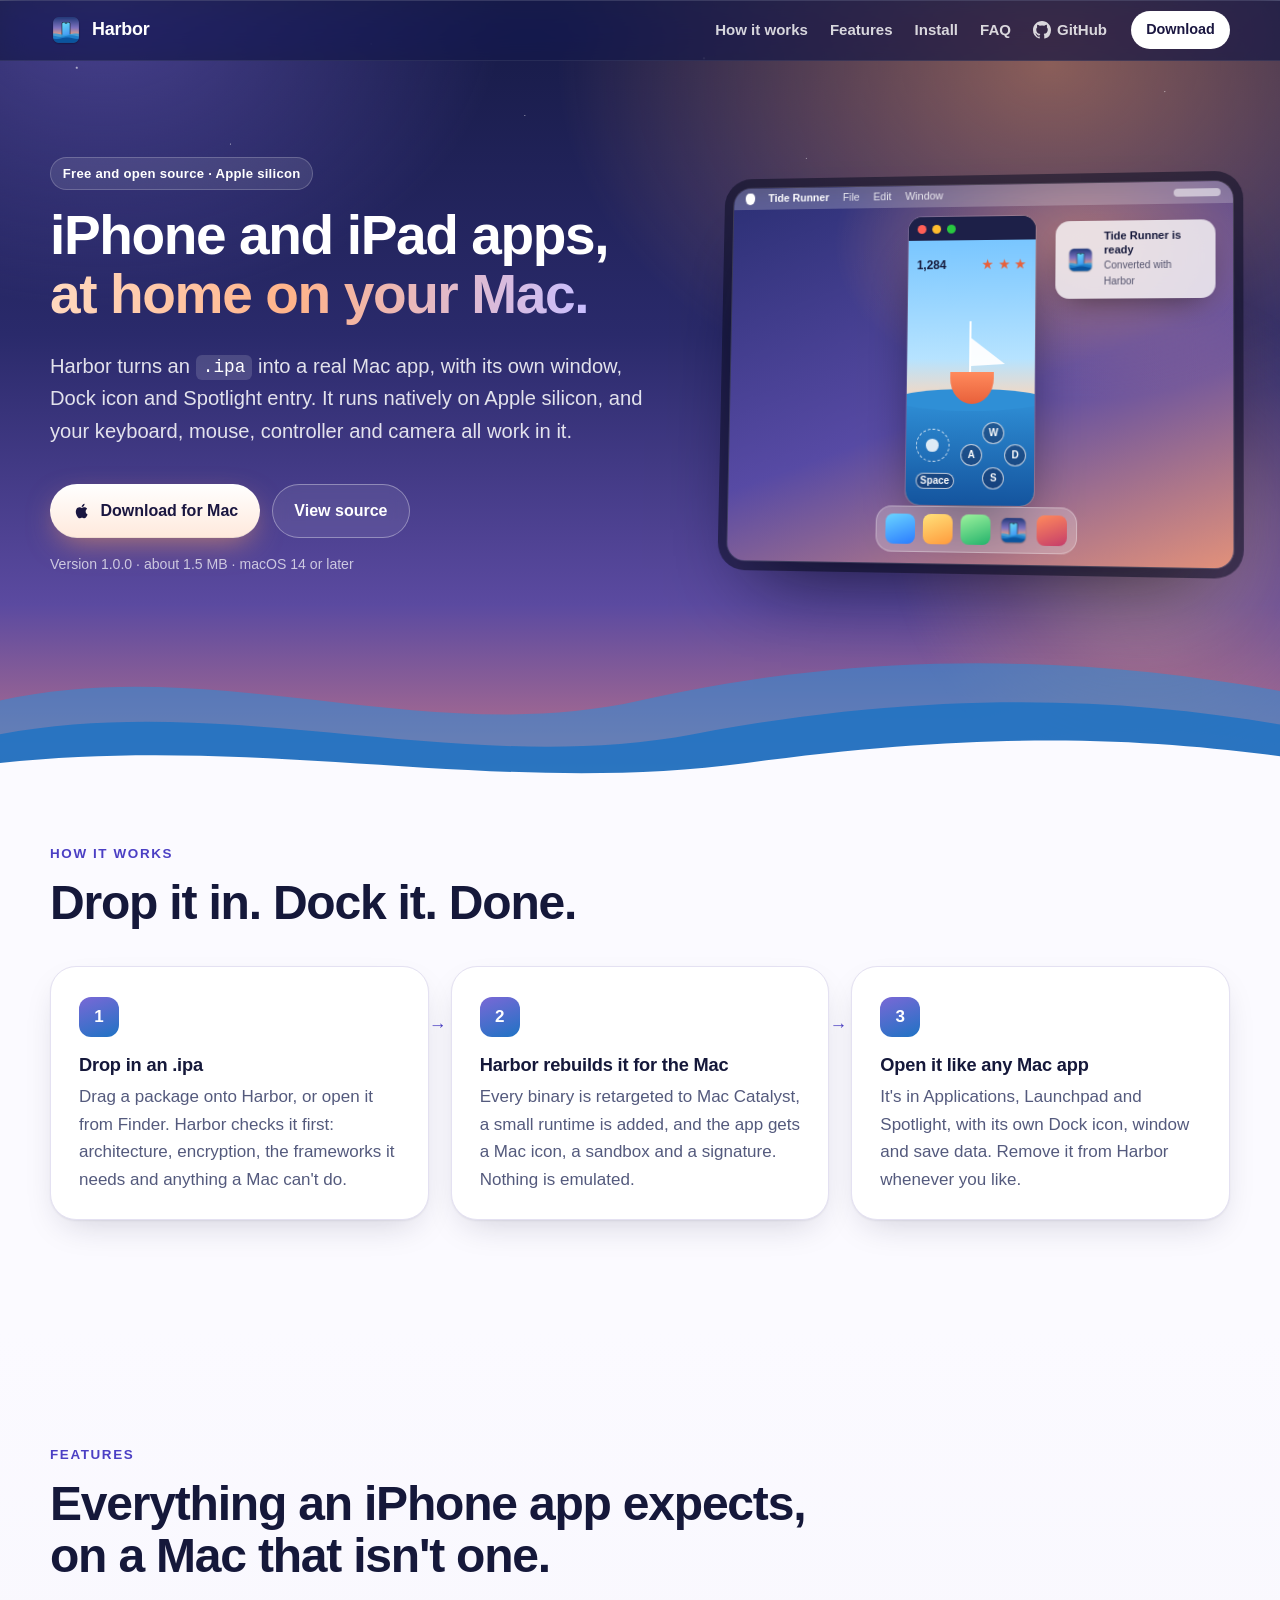
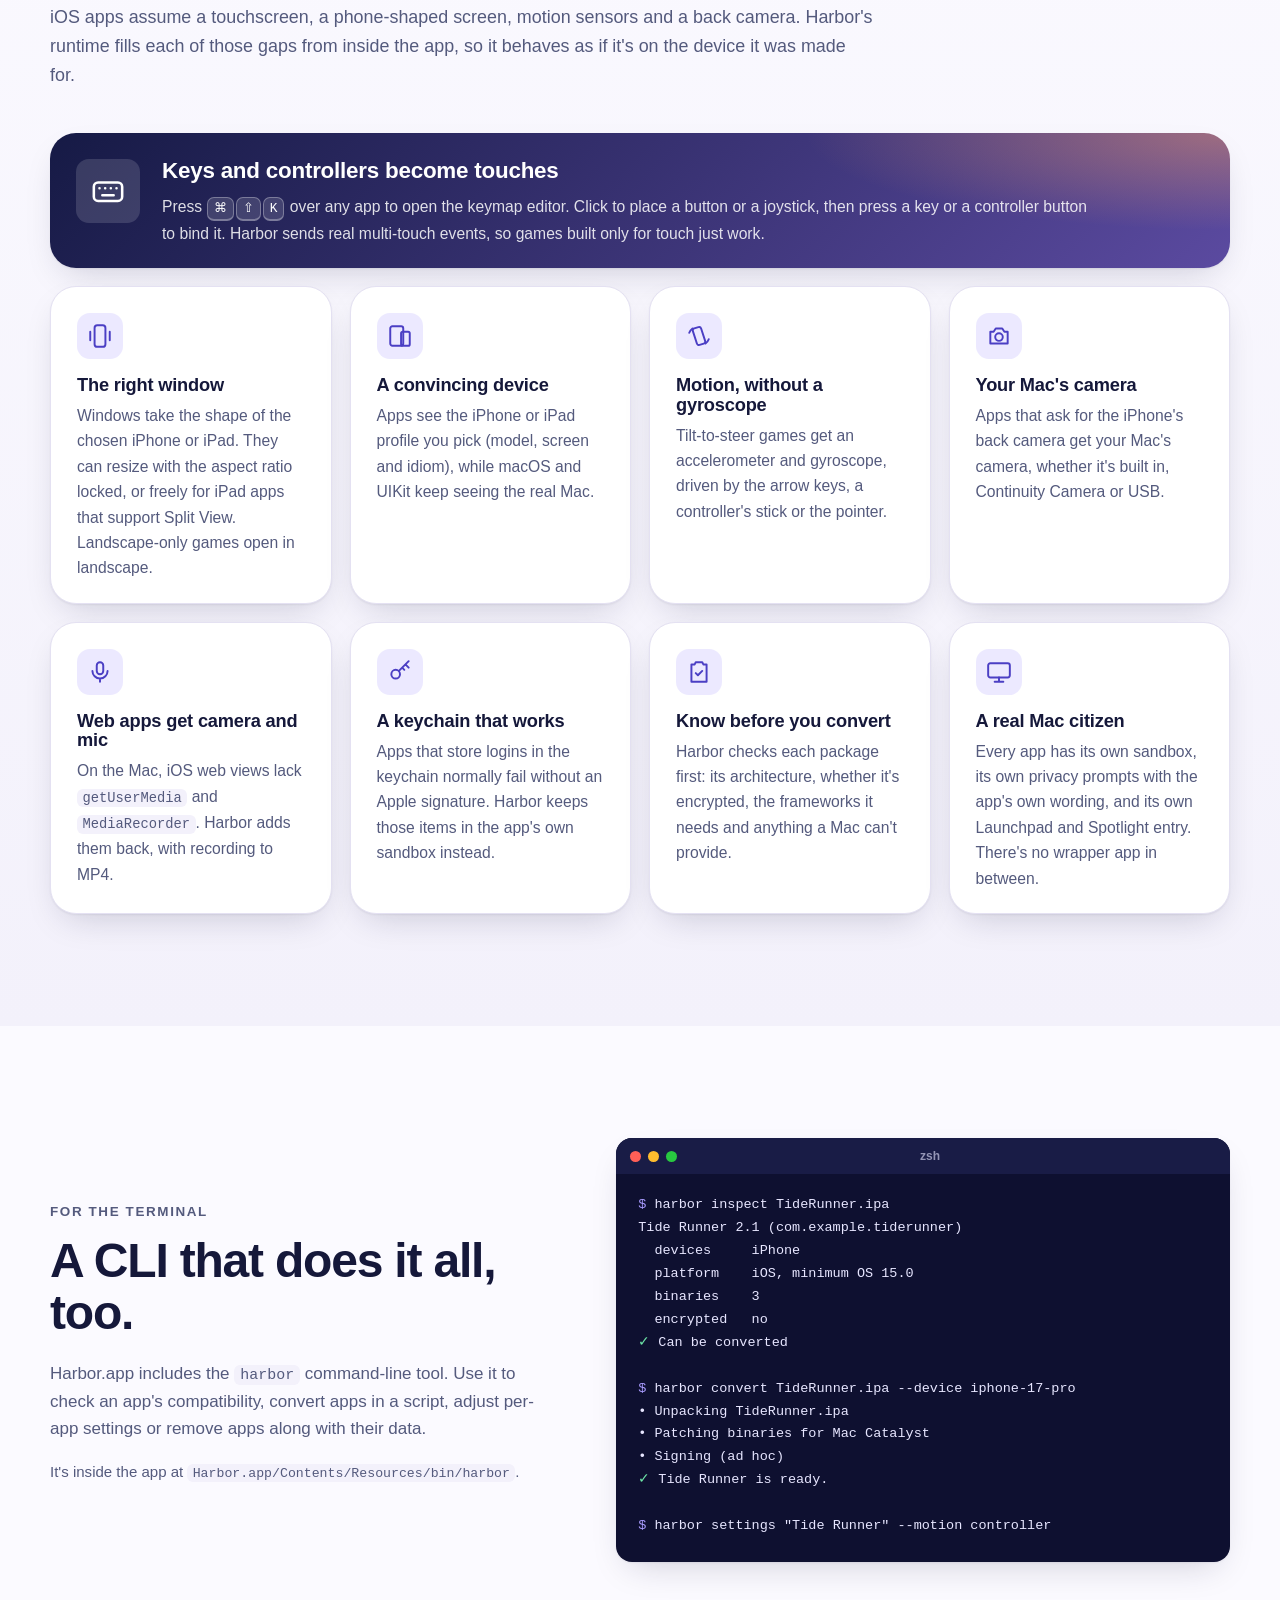
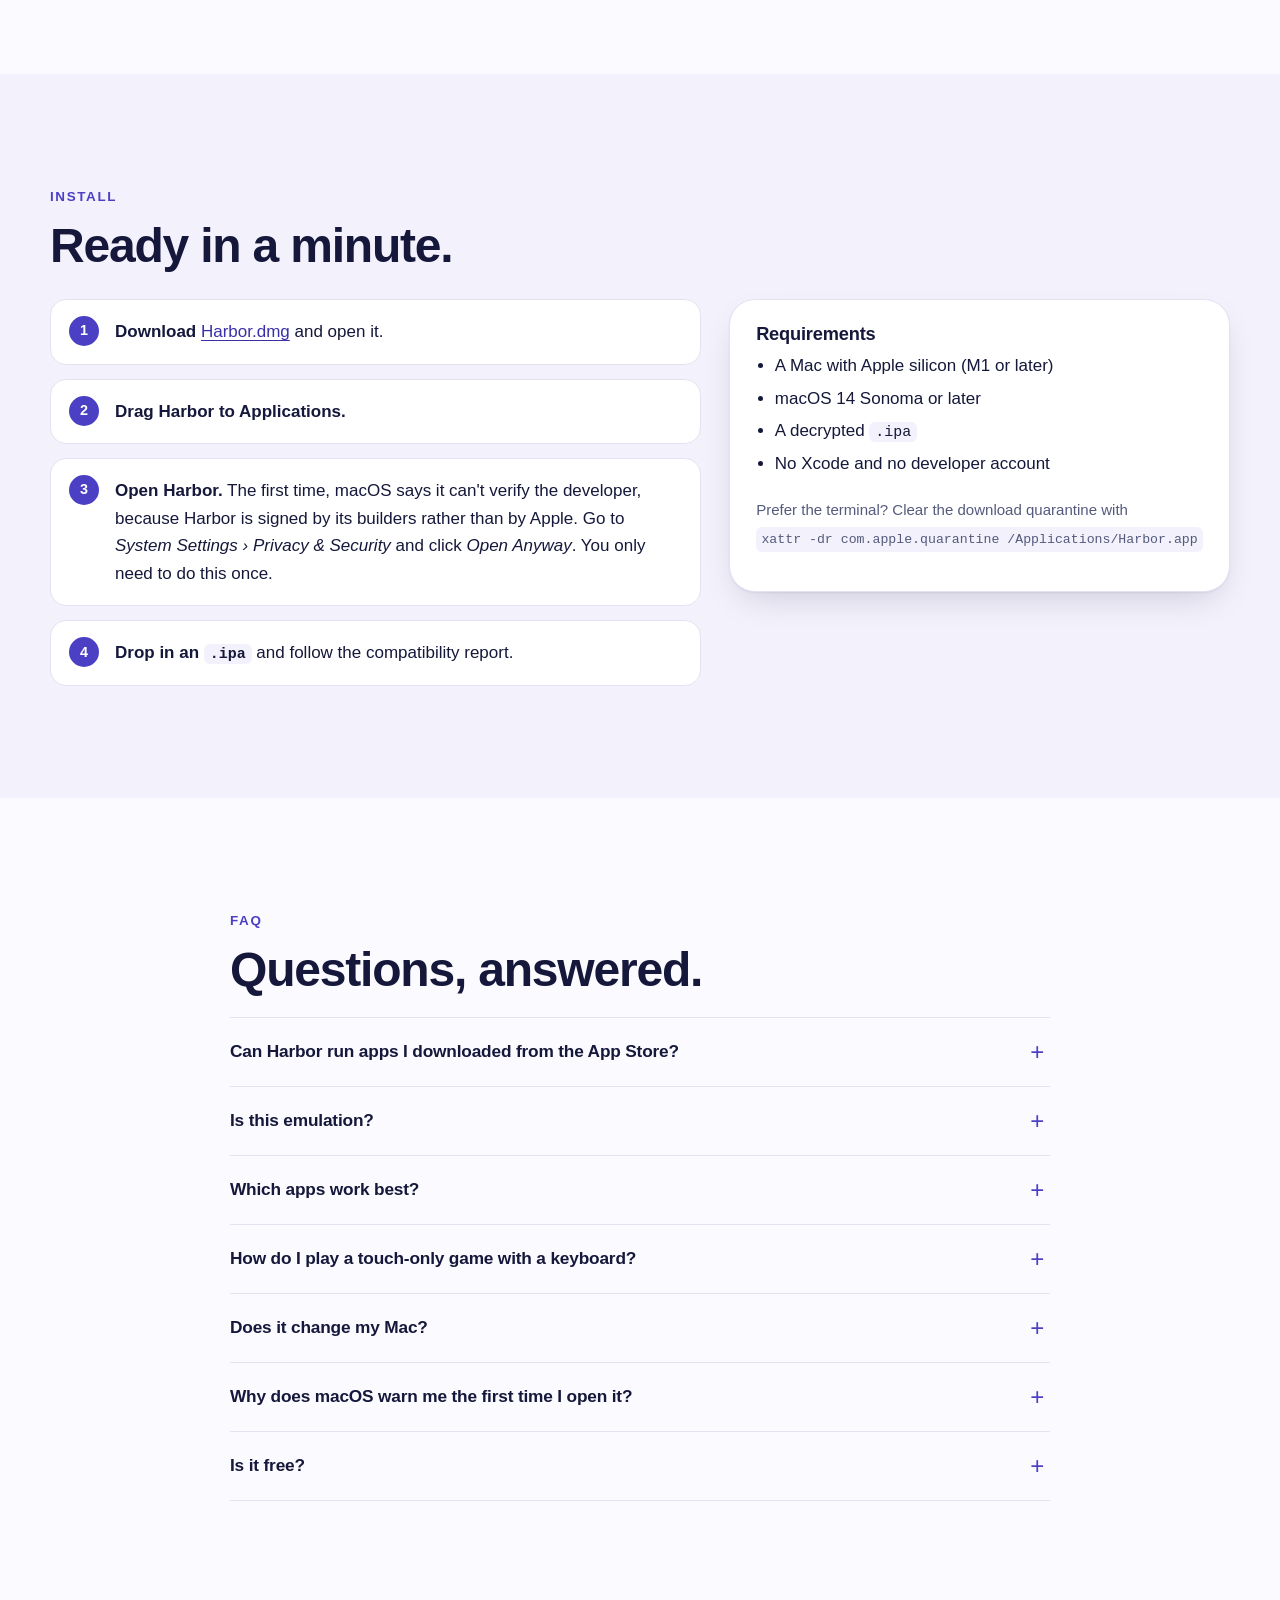
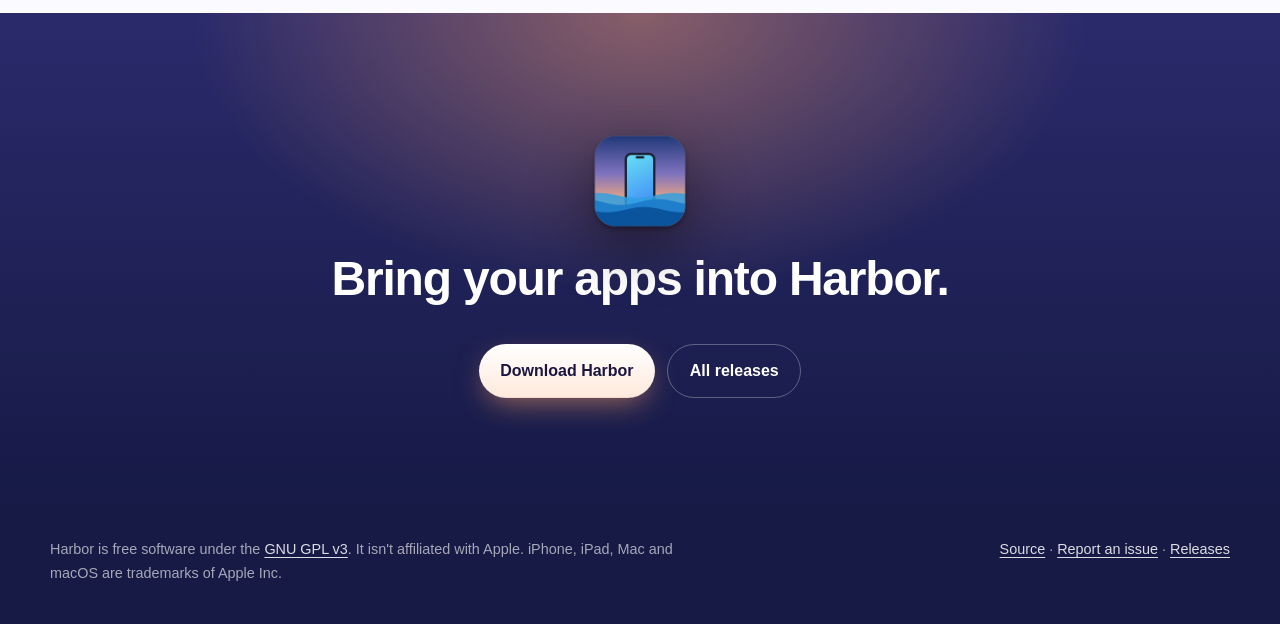
<file: index.html>
<!doctype html>
<html lang="en">
<head>
  <meta charset="utf-8">
  <meta name="viewport" content="width=device-width, initial-scale=1, viewport-fit=cover">
  <title>Harbor: Run iPhone and iPad Apps on Your Mac (Free, Open Source)</title>
  <meta name="description" content="Harbor turns iPhone and iPad apps (.ipa) into real Mac apps on Apple silicon: their own window, Dock icon and Spotlight entry, with keyboard-to-touch mapping, game controllers, motion, camera and keychain support. Free and open source.">
  <meta name="keywords" content="run iPhone apps on Mac, iPad apps on Mac, ipa to Mac app, Mac Catalyst, Apple silicon, PlayCover alternative, sideload iOS apps Mac, keymapping, open source">
  <meta name="theme-color" content="#1a1f4d">
  <link rel="canonical" href="https://harkhowalia-1.github.io/Harbor/">
  <link rel="icon" type="image/png" href="assets/favicon.png">
  <link rel="apple-touch-icon" href="assets/apple-touch-icon.png">
  <meta property="og:type" content="website">
  <meta property="og:site_name" content="Harbor">
  <meta property="og:title" content="Harbor: iPhone and iPad apps, at home on your Mac">
  <meta property="og:description" content="Turn an .ipa into a real Mac app on Apple silicon, with its own window, Dock icon, keymapping, controllers, camera and more. Free and open source.">
  <meta property="og:url" content="https://harkhowalia-1.github.io/Harbor/">
  <meta property="og:image" content="https://harkhowalia-1.github.io/Harbor/assets/og-image.png">
  <meta property="og:image:width" content="1200">
  <meta property="og:image:height" content="630">
  <meta property="og:image:alt" content="The Harbor icon, a phone standing in the sea at dusk, beside the words: iPhone and iPad apps, at home on your Mac">
  <meta name="twitter:card" content="summary_large_image">
  <meta name="twitter:title" content="Harbor: iPhone and iPad apps, at home on your Mac">
  <meta name="twitter:description" content="Turn an .ipa into a real Mac app on Apple silicon. Free and open source.">
  <meta name="twitter:image" content="https://harkhowalia-1.github.io/Harbor/assets/og-image.png">
  <link rel="stylesheet" href="site.css">
  <script type="application/ld+json">
{
  "@context": "https://schema.org",
  "@graph": [
    {
      "@type": "SoftwareApplication",
      "name": "Harbor",
      "description": "Turns iPhone and iPad apps (.ipa) into native Mac apps on Apple silicon, with keymapping, game controllers, motion, camera and keychain support.",
      "applicationCategory": "UtilitiesApplication",
      "operatingSystem": "macOS 14 or later (Apple silicon)",
      "url": "https://harkhowalia-1.github.io/Harbor/",
      "downloadUrl": "https://github.com/harkhowalia-1/Harbor/releases/latest/download/Harbor.dmg",
      "image": "https://harkhowalia-1.github.io/Harbor/assets/og-image.png",
      "license": "https://www.gnu.org/licenses/gpl-3.0.html",
      "isAccessibleForFree": true,
      "offers": { "@type": "Offer", "price": "0", "priceCurrency": "USD" },
      "codeRepository": "https://github.com/harkhowalia-1/Harbor"
    },
    {
      "@type": "FAQPage",
      "mainEntity": [
        { "@type": "Question", "name": "Can Harbor run apps I downloaded from the App Store?",
          "acceptedAnswer": { "@type": "Answer", "text": "No. App Store downloads are encrypted with FairPlay, and Harbor refuses them. It converts decrypted packages: your own builds, ad hoc and enterprise builds, and open-source apps." } },
        { "@type": "Question", "name": "Is Harbor an emulator?",
          "acceptedAnswer": { "@type": "Answer", "text": "No. Apple silicon Macs run the same Arm code as iPhones and iPads. Harbor rewrites each binary for Mac Catalyst, so the app runs natively against the iOS frameworks built into macOS." } },
        { "@type": "Question", "name": "What do I need?",
          "acceptedAnswer": { "@type": "Answer", "text": "A Mac with Apple silicon (M1 or later) running macOS 14 or later. You don't need Xcode or an Apple developer account." } }
      ]
    }
  ]
}
  </script>
</head>
<body>
  <a class="skip" href="#main">Skip to content</a>

  <header class="nav" id="top">
    <div class="wrap nav-inner">
      <a class="brand" href="#top" aria-label="Harbor home">
        <img src="assets/icon-512.png" alt="" width="32" height="32">
        <span>Harbor</span>
      </a>
      <nav aria-label="Sections">
        <a href="#how">How it works</a>
        <a href="#features">Features</a>
        <a href="#install">Install</a>
        <a href="#faq">FAQ</a>
        <a href="https://github.com/harkhowalia-1/Harbor" class="gh" aria-label="Harbor on GitHub">
          <svg viewBox="0 0 16 16" width="18" height="18" aria-hidden="true"><path fill="currentColor" d="M8 0C3.58 0 0 3.58 0 8a8 8 0 0 0 5.47 7.59c.4.07.55-.17.55-.38v-1.33c-2.23.48-2.7-1.07-2.7-1.07-.36-.92-.89-1.17-.89-1.17-.73-.5.06-.49.06-.49.8.06 1.23.83 1.23.83.72 1.22 1.87.87 2.33.66.07-.52.28-.87.5-1.07-1.78-.2-3.65-.89-3.65-3.95 0-.87.31-1.59.83-2.15-.08-.2-.36-1.02.08-2.12 0 0 .67-.21 2.2.82a7.6 7.6 0 0 1 4 0c1.53-1.04 2.2-.82 2.2-.82.44 1.1.16 1.92.08 2.12.51.56.82 1.27.82 2.15 0 3.07-1.87 3.75-3.65 3.95.29.25.54.73.54 1.48v2.2c0 .21.15.46.55.38A8 8 0 0 0 16 8c0-4.42-3.58-8-8-8Z"/></svg>
          <span>GitHub</span>
        </a>
      </nav>
      <a class="btn btn-small" href="https://github.com/harkhowalia-1/Harbor/releases/latest/download/Harbor.dmg" data-download>Download</a>
    </div>
  </header>

  <main id="main">
    <!-- Hero: a dusk harbour, with a Mac desktop where an iPhone app runs in its own window. -->
    <section class="hero">
      <div class="sky" aria-hidden="true"><span class="stars"></span><span class="sun"></span></div>
      <div class="wrap hero-grid">
        <div class="hero-copy">
          <p class="eyebrow">Free and open source · Apple silicon</p>
          <h1>iPhone and iPad apps,<br><span class="glow">at home on your Mac.</span></h1>
          <p class="lede">Harbor turns an <code>.ipa</code> into a real Mac app, with its own window, Dock icon and Spotlight entry. It runs natively on Apple silicon, and your keyboard, mouse, controller and camera all work in it.</p>
          <div class="cta">
            <a class="btn btn-primary" href="https://github.com/harkhowalia-1/Harbor/releases/latest/download/Harbor.dmg" data-download>
              <svg viewBox="0 0 24 24" width="20" height="20" aria-hidden="true"><path fill="currentColor" d="M16.37 12.6c-.02-2.2 1.8-3.26 1.88-3.31-1.03-1.5-2.62-1.7-3.18-1.73-1.35-.14-2.64.8-3.33.8-.69 0-1.74-.78-2.86-.76-1.47.02-2.83.86-3.59 2.18-1.53 2.66-.39 6.6 1.1 8.75.73 1.05 1.6 2.24 2.73 2.2 1.1-.05 1.51-.71 2.84-.71 1.32 0 1.7.71 2.86.69 1.18-.02 1.93-1.07 2.65-2.13.84-1.22 1.18-2.4 1.2-2.46-.03-.01-2.3-.88-2.32-3.5ZM14.2 6.13c.6-.73 1.01-1.75.9-2.76-.87.04-1.92.58-2.54 1.31-.56.64-1.05 1.67-.92 2.66.97.08 1.96-.49 2.56-1.21Z"/></svg>
              <span>Download for Mac</span>
            </a>
            <a class="btn btn-ghost" href="https://github.com/harkhowalia-1/Harbor">View source</a>
          </div>
          <p class="fine" data-release>Version <span data-version>1.0.0</span> · <span data-size>about 1.5 MB</span> · macOS 14 or later</p>
        </div>

        <div class="desk" aria-label="Illustration: an iPhone game running in its own Mac window, with on-screen keys mapped to touches, and Harbor in the Dock">
          <div class="screen">
            <div class="menubar"><span class="apple"></span><b>Tide Runner</b><span>File</span><span>Edit</span><span>Window</span><i></i></div>
            <div class="window phone">
              <div class="titlebar"><span></span><span></span><span></span></div>
              <div class="app">
                <div class="game-sky"></div>
                <div class="boat"></div>
                <div class="game-sea"></div>
                <div class="hud"><b>1,284</b><span>★ ★ ★</span></div>
                <div class="key k-w">W</div><div class="key k-a">A</div><div class="key k-s">S</div><div class="key k-d">D</div>
                <div class="key k-space">Space</div>
                <div class="stick"><i></i></div>
              </div>
            </div>
            <div class="toast"><img src="assets/icon-512.png" alt=""><div><b>Tide Runner is ready</b><span>Converted with Harbor</span></div></div>
            <div class="dock">
              <span class="d d1"></span><span class="d d2"></span><span class="d d3"></span>
              <img src="assets/icon-512.png" alt=""><span class="d d4 active"></span>
            </div>
          </div>
        </div>
      </div>
      <svg class="waves" viewBox="0 0 1440 160" preserveAspectRatio="none" aria-hidden="true">
        <path class="w1" d="M0 60 C 240 10 480 110 720 60 S 1200 10 1440 50 V160 H0Z"/>
        <path class="w2" d="M0 95 C 260 50 520 140 780 95 S 1250 55 1440 85 V160 H0Z"/>
        <path class="w3" d="M0 125 C 300 95 560 160 840 125 S 1290 100 1440 118 V160 H0Z"/>
      </svg>
    </section>

    <section class="steps" id="how">
      <div class="wrap">
        <p class="kicker">How it works</p>
        <h2>Drop it in. Dock it. Done.</h2>
        <ol class="step-list">
          <li>
            <span class="num">1</span>
            <h3>Drop in an .ipa</h3>
            <p>Drag a package onto Harbor, or open it from Finder. Harbor checks it first: architecture, encryption, the frameworks it needs and anything a Mac can't do.</p>
          </li>
          <li>
            <span class="num">2</span>
            <h3>Harbor rebuilds it for the Mac</h3>
            <p>Every binary is retargeted to Mac Catalyst, a small runtime is added, and the app gets a Mac icon, a sandbox and a signature. Nothing is emulated.</p>
          </li>
          <li>
            <span class="num">3</span>
            <h3>Open it like any Mac app</h3>
            <p>It's in Applications, Launchpad and Spotlight, with its own Dock icon, window and save data. Remove it from Harbor whenever you like.</p>
          </li>
        </ol>
      </div>
    </section>

    <section class="features" id="features">
      <div class="wrap">
        <p class="kicker">Features</p>
        <h2>Everything an iPhone app expects,<br>on a Mac that isn't one.</h2>
        <p class="section-lede">iOS apps assume a touchscreen, a phone-shaped screen, motion sensors and a back camera. Harbor's runtime fills each of those gaps from inside the app, so it behaves as if it's on the device it was made for.</p>
        <div class="grid">
          <article class="card wide">
            <div class="ico i-keys" aria-hidden="true"></div>
            <h3>Keys and controllers become touches</h3>
            <p>Press <kbd>⌘</kbd><kbd>⇧</kbd><kbd>K</kbd> over any app to open the keymap editor. Click to place a button or a joystick, then press a key or a controller button to bind it. Harbor sends real multi-touch events, so games built only for touch just work.</p>
          </article>
          <article class="card">
            <div class="ico i-window" aria-hidden="true"></div>
            <h3>The right window</h3>
            <p>Windows take the shape of the chosen iPhone or iPad. They can resize with the aspect ratio locked, or freely for iPad apps that support Split View. Landscape-only games open in landscape.</p>
          </article>
          <article class="card">
            <div class="ico i-device" aria-hidden="true"></div>
            <h3>A convincing device</h3>
            <p>Apps see the iPhone or iPad profile you pick (model, screen and idiom), while macOS and UIKit keep seeing the real Mac.</p>
          </article>
          <article class="card">
            <div class="ico i-motion" aria-hidden="true"></div>
            <h3>Motion, without a gyroscope</h3>
            <p>Tilt-to-steer games get an accelerometer and gyroscope, driven by the arrow keys, a controller's stick or the pointer.</p>
          </article>
          <article class="card">
            <div class="ico i-camera" aria-hidden="true"></div>
            <h3>Your Mac's camera</h3>
            <p>Apps that ask for the iPhone's back camera get your Mac's camera, whether it's built in, Continuity Camera or USB.</p>
          </article>
          <article class="card">
            <div class="ico i-web" aria-hidden="true"></div>
            <h3>Web apps get camera and mic</h3>
            <p>On the Mac, iOS web views lack <code>getUserMedia</code> and <code>MediaRecorder</code>. Harbor adds them back, with recording to MP4.</p>
          </article>
          <article class="card">
            <div class="ico i-key" aria-hidden="true"></div>
            <h3>A keychain that works</h3>
            <p>Apps that store logins in the keychain normally fail without an Apple signature. Harbor keeps those items in the app's own sandbox instead.</p>
          </article>
          <article class="card">
            <div class="ico i-check" aria-hidden="true"></div>
            <h3>Know before you convert</h3>
            <p>Harbor checks each package first: its architecture, whether it's encrypted, the frameworks it needs and anything a Mac can't provide.</p>
          </article>
          <article class="card">
            <div class="ico i-mac" aria-hidden="true"></div>
            <h3>A real Mac citizen</h3>
            <p>Every app has its own sandbox, its own privacy prompts with the app's own wording, and its own Launchpad and Spotlight entry. There's no wrapper app in between.</p>
          </article>
        </div>
      </div>
    </section>

    <section class="cli">
      <div class="wrap cli-grid">
        <div>
          <p class="kicker">For the terminal</p>
          <h2>A CLI that does it all, too.</h2>
          <p>Harbor.app includes the <code>harbor</code> command-line tool. Use it to check an app's compatibility, convert apps in a script, adjust per-app settings or remove apps along with their data.</p>
          <p class="muted">It's inside the app at <code>Harbor.app/Contents/Resources/bin/harbor</code>.</p>
        </div>
        <div class="terminal" role="img" aria-label="Terminal: harbor inspect, convert and settings commands">
          <div class="term-bar"><span></span><span></span><span></span><b>zsh</b></div>
<pre><code><span class="p">$</span> harbor inspect TideRunner.ipa
Tide Runner 2.1 (com.example.tiderunner)
  devices     iPhone
  platform    iOS, minimum OS 15.0
  binaries    3
  encrypted   no
<span class="ok">✓</span> Can be converted

<span class="p">$</span> harbor convert TideRunner.ipa --device iphone-17-pro
• Unpacking TideRunner.ipa
• Patching binaries for Mac Catalyst
• Signing (ad hoc)
<span class="ok">✓</span> Tide Runner is ready.

<span class="p">$</span> harbor settings "Tide Runner" --motion controller</code></pre>
        </div>
      </div>
    </section>

    <section class="install" id="install">
      <div class="wrap">
        <p class="kicker">Install</p>
        <h2>Ready in a minute.</h2>
        <div class="install-grid">
          <ol class="install-steps">
            <li><b>Download</b> <a href="https://github.com/harkhowalia-1/Harbor/releases/latest/download/Harbor.dmg" data-download>Harbor.dmg</a> and open it.</li>
            <li><b>Drag Harbor to Applications.</b></li>
            <li><b>Open Harbor.</b> The first time, macOS says it can't verify the developer, because Harbor is signed by its builders rather than by Apple. Go to <em>System Settings › Privacy &amp; Security</em> and click <em>Open Anyway</em>. You only need to do this once.</li>
            <li><b>Drop in an <code>.ipa</code></b> and follow the compatibility report.</li>
          </ol>
          <aside class="req">
            <h3>Requirements</h3>
            <ul>
              <li>A Mac with Apple silicon (M1 or later)</li>
              <li>macOS 14 Sonoma or later</li>
              <li>A decrypted <code>.ipa</code></li>
              <li>No Xcode and no developer account</li>
            </ul>
            <p class="muted">Prefer the terminal? Clear the download quarantine with<br><code class="copy" data-copy="xattr -dr com.apple.quarantine /Applications/Harbor.app">xattr -dr com.apple.quarantine /Applications/Harbor.app</code></p>
          </aside>
        </div>
      </div>
    </section>

    <section class="faq" id="faq">
      <div class="wrap narrow">
        <p class="kicker">FAQ</p>
        <h2>Questions, answered.</h2>
        <details>
          <summary>Can Harbor run apps I downloaded from the App Store?</summary>
          <p>No. App Store downloads are encrypted with Apple's FairPlay DRM, and Harbor detects that and refuses them. It converts decrypted packages: your own builds from Xcode, ad hoc and enterprise builds, and open-source apps. Only convert apps you have the right to use.</p>
        </details>
        <details>
          <summary>Is this emulation?</summary>
          <p>No. Apple silicon Macs run the same Arm code as iPhones and iPads, and macOS ships the iOS frameworks for Mac Catalyst. Harbor rewrites each binary's platform tag so macOS loads it as a Catalyst app, so it runs at full native speed.</p>
        </details>
        <details>
          <summary>Which apps work best?</summary>
          <p>Games and apps that are self-contained. Features that depend on an Apple-issued signature can't work with a local one: push notifications, iCloud, Game Center, Sign in with Apple and in-app purchases. <code>harbor inspect</code> tells you what to expect before you convert.</p>
        </details>
        <details>
          <summary>How do I play a touch-only game with a keyboard?</summary>
          <p>Open the game and press <kbd>⌘</kbd><kbd>⇧</kbd><kbd>K</kbd>. Click where a button should go, then press the key or controller button for it. You can also add a joystick for movement. Press <kbd>Esc</kbd> to save, and <kbd>⌘</kbd><kbd>⇧</kbd><kbd>M</kbd> turns the mapping off while you type.</p>
        </details>
        <details>
          <summary>Does it change my Mac?</summary>
          <p>Converted apps go in <code>/Applications</code>, and each one's data stays in its own sandbox container. Harbor doesn't install system extensions or need administrator access. To remove an app, use Harbor or <code>harbor remove "App" --delete-data</code>.</p>
        </details>
        <details>
          <summary>Why does macOS warn me the first time I open it?</summary>
          <p>Harbor releases are signed ad hoc, not notarized by Apple. Allow it once in <em>System Settings › Privacy &amp; Security</em>. The source code is public, and you can build it yourself with <code>scripts/build.sh</code>.</p>
        </details>
        <details>
          <summary>Is it free?</summary>
          <p>Yes. It's free and open source under the GNU GPL v3, with no account, no telemetry and no ads.</p>
        </details>
      </div>
    </section>

    <section class="final">
      <div class="wrap final-inner">
        <img src="assets/icon-512.png" alt="" width="112" height="112">
        <h2>Bring your apps into Harbor.</h2>
        <div class="cta">
          <a class="btn btn-primary" href="https://github.com/harkhowalia-1/Harbor/releases/latest/download/Harbor.dmg" data-download><span>Download Harbor</span></a>
          <a class="btn btn-ghost-dark" href="https://github.com/harkhowalia-1/Harbor/releases">All releases</a>
        </div>
      </div>
    </section>
  </main>

  <footer class="footer">
    <div class="wrap footer-inner">
      <p>Harbor is free software under the <a href="https://github.com/harkhowalia-1/Harbor/blob/main/LICENSE">GNU GPL v3</a>. It isn't affiliated with Apple. iPhone, iPad, Mac and macOS are trademarks of Apple Inc.</p>
      <p><a href="https://github.com/harkhowalia-1/Harbor">Source</a> · <a href="https://github.com/harkhowalia-1/Harbor/issues">Report an issue</a> · <a href="https://github.com/harkhowalia-1/Harbor/releases">Releases</a></p>
    </div>
  </footer>

  <script src="site.js" defer></script>
</body>
</html>
</file>
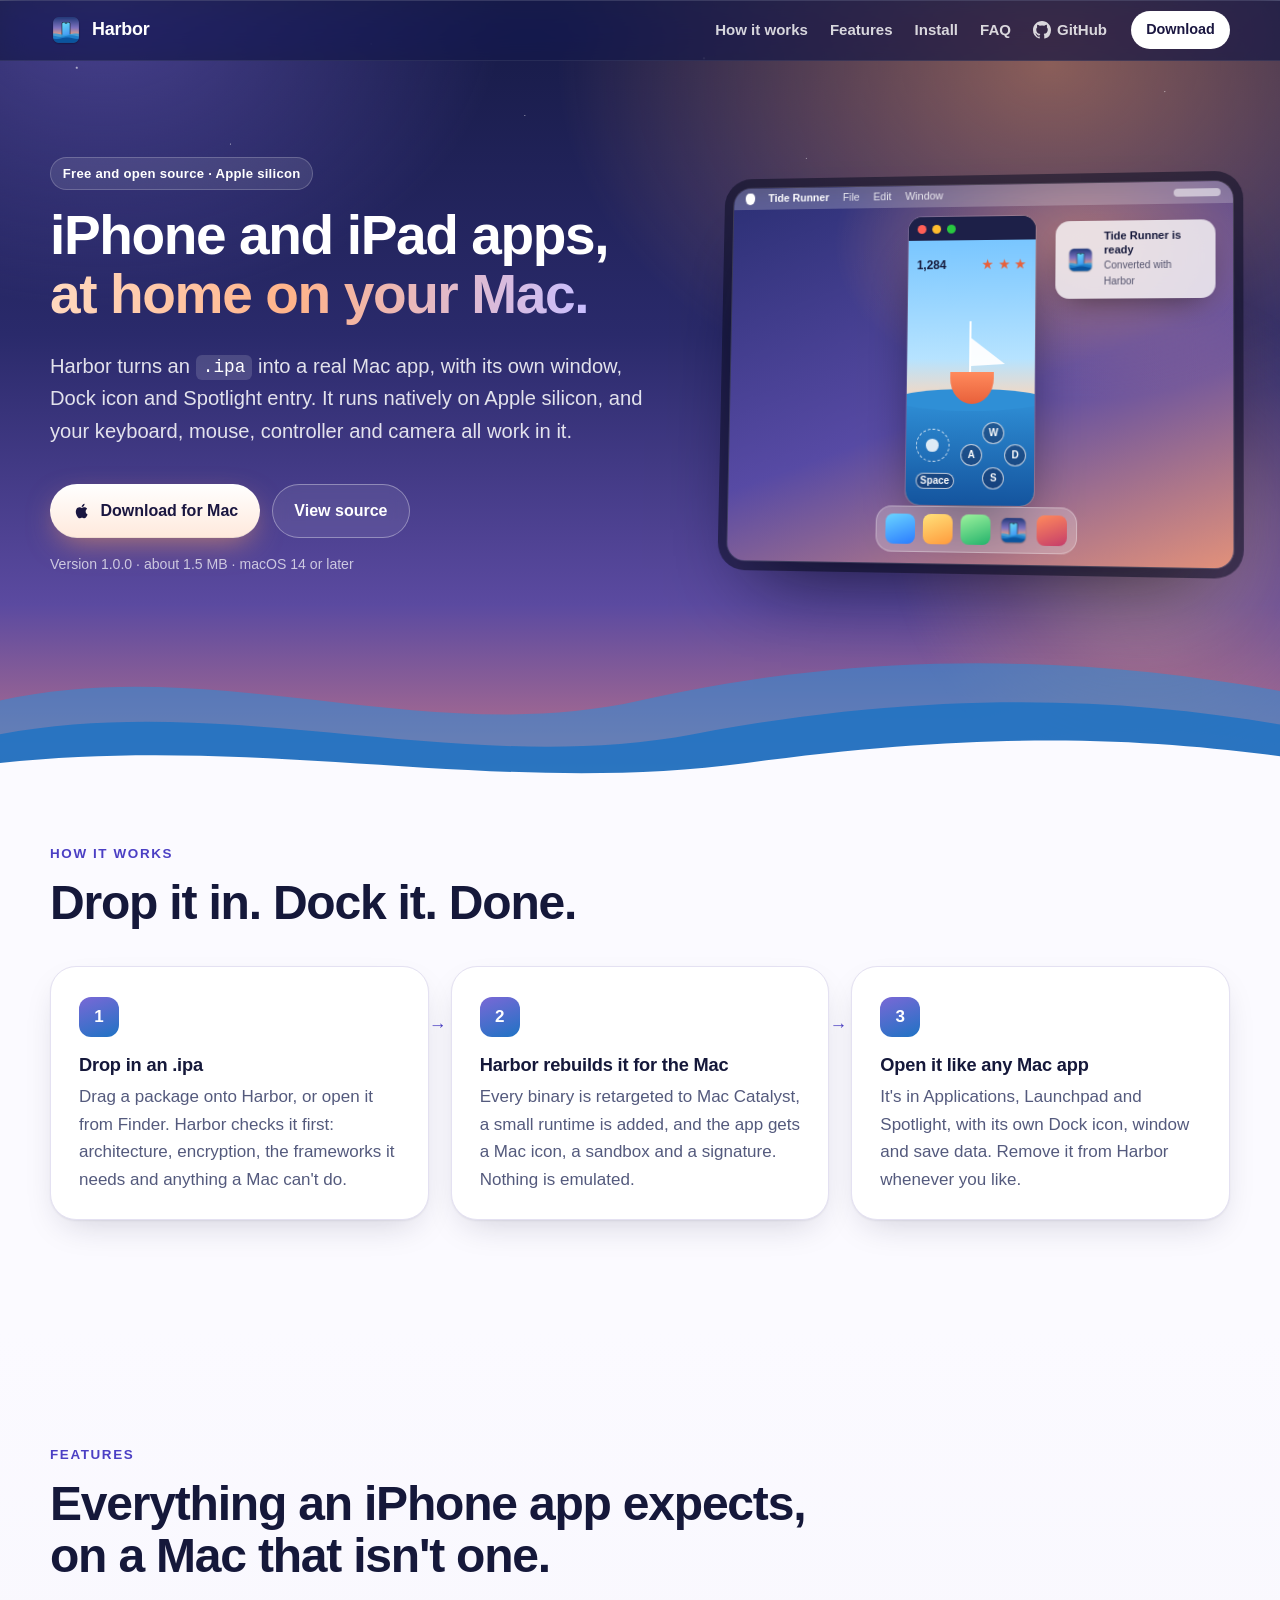
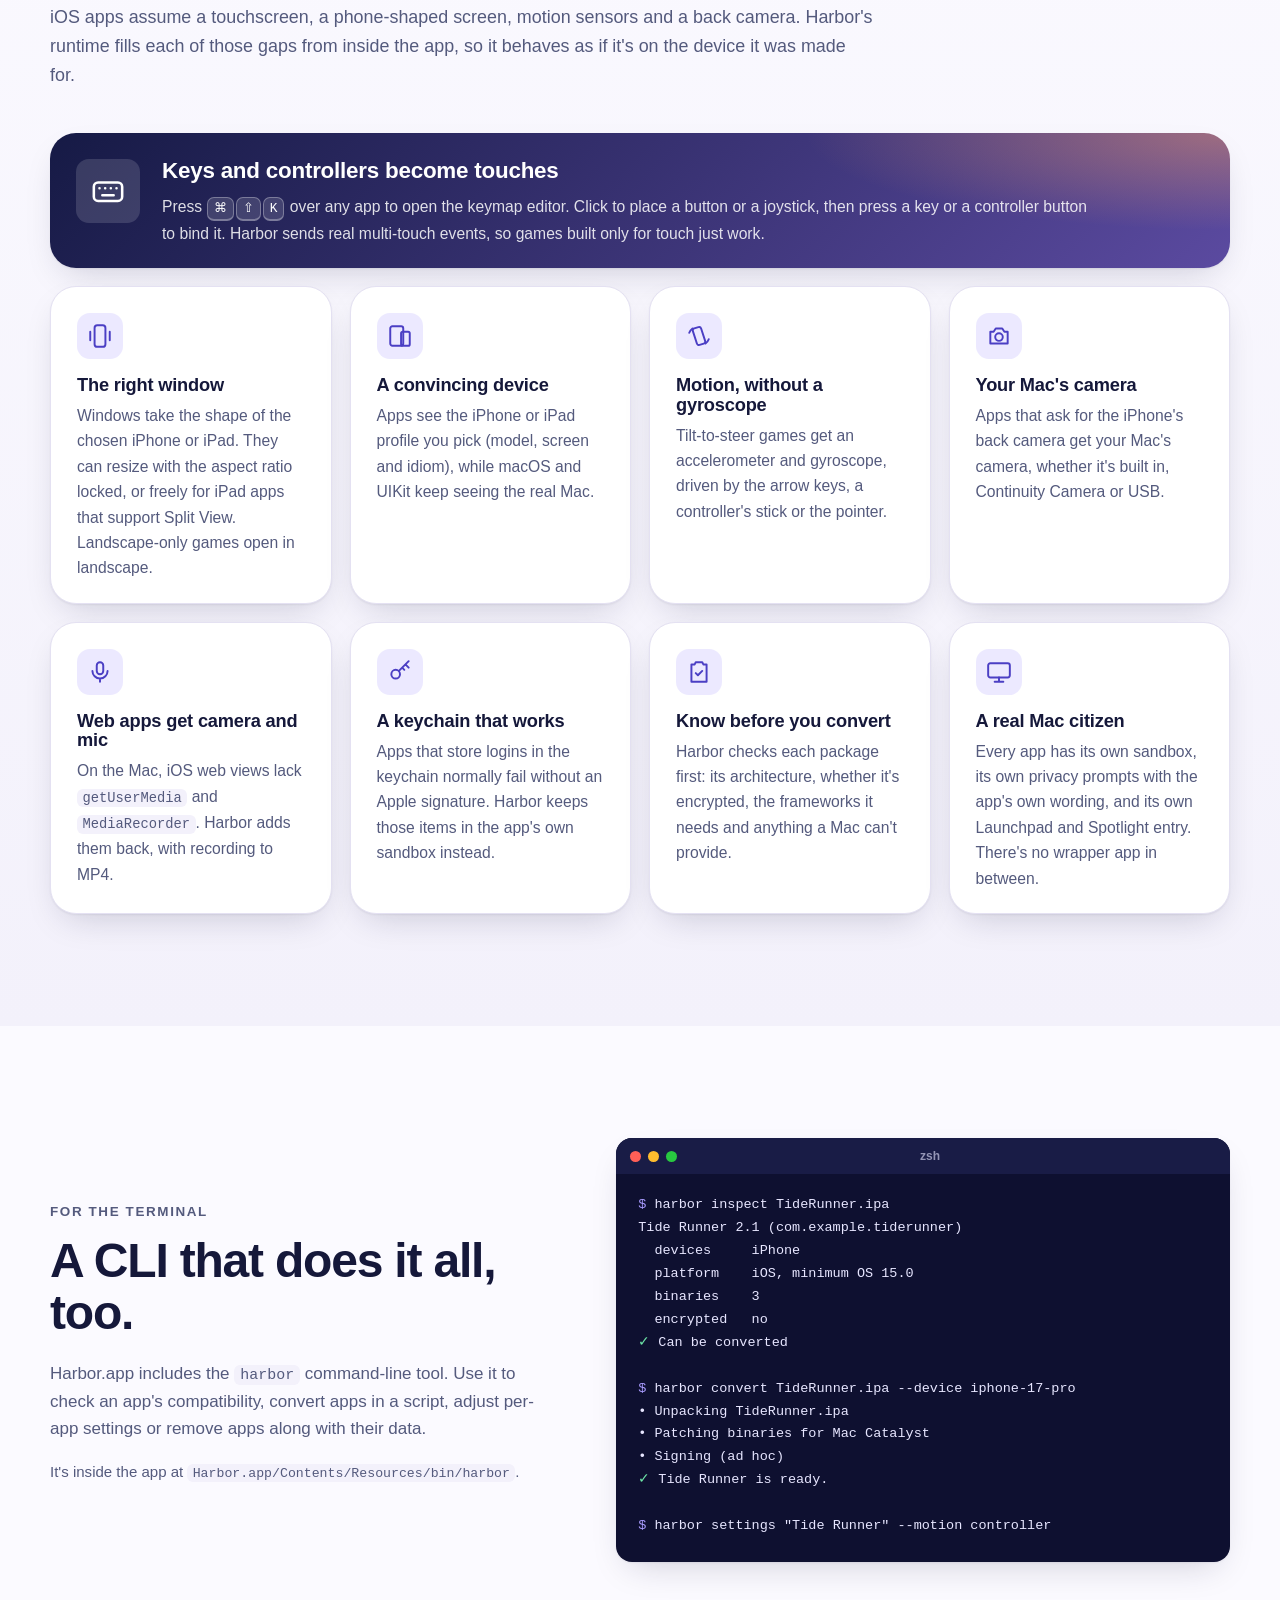
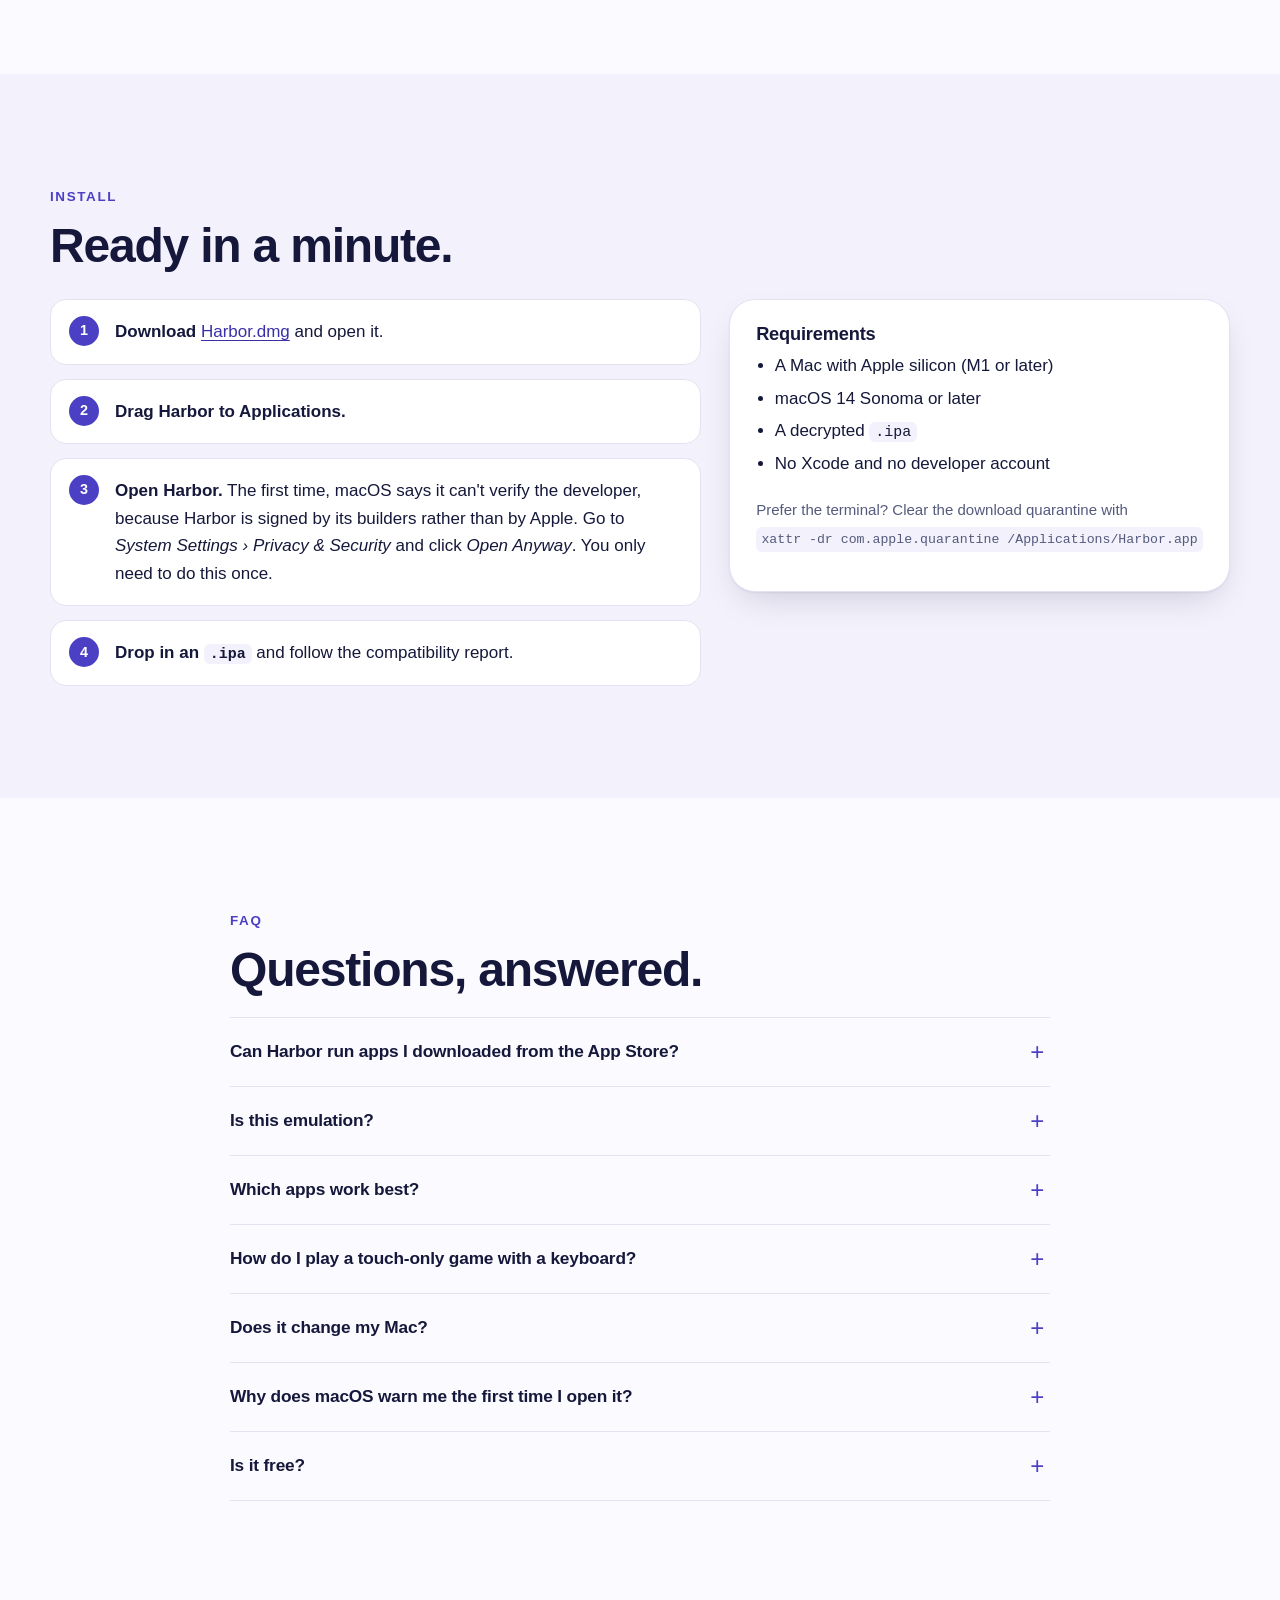
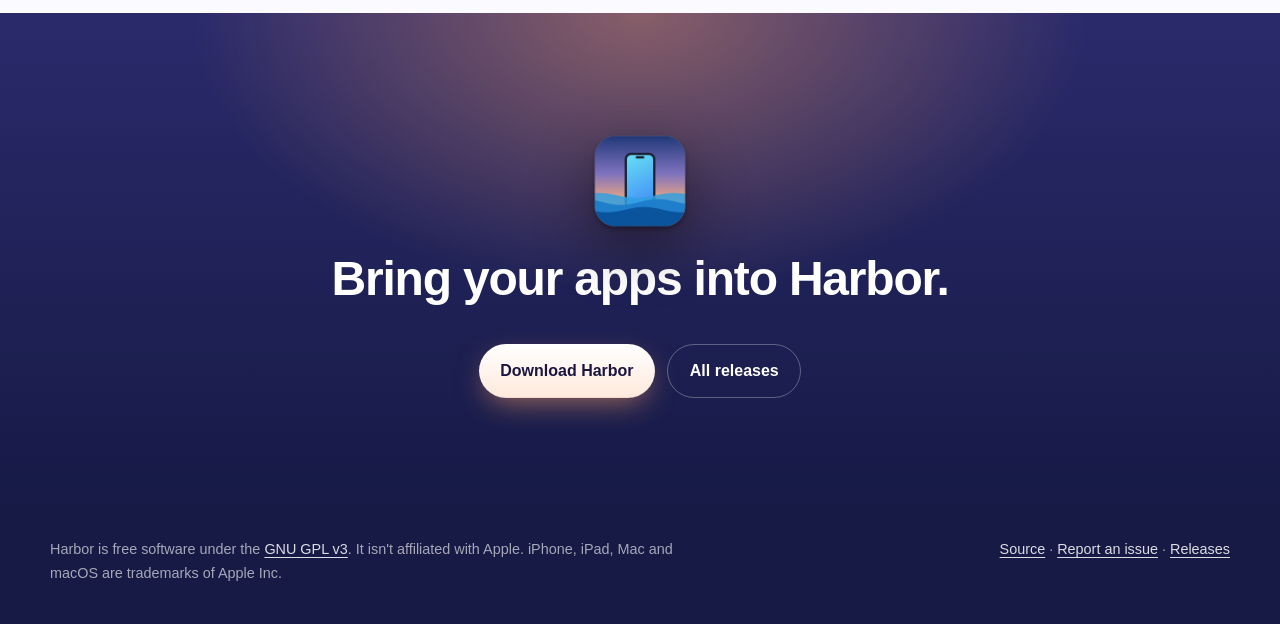
<file: site/index.html>
<!doctype html>
<html lang="en">
<head>
  <meta charset="utf-8">
  <meta name="viewport" content="width=device-width, initial-scale=1, viewport-fit=cover">
  <title>Harbor: Run iPhone and iPad Apps on Your Mac (Free, Open Source)</title>
  <meta name="description" content="Harbor turns iPhone and iPad apps (.ipa) into real Mac apps on Apple silicon: their own window, Dock icon and Spotlight entry, with keyboard-to-touch mapping, game controllers, motion, camera and keychain support. Free and open source.">
  <meta name="keywords" content="run iPhone apps on Mac, iPad apps on Mac, ipa to Mac app, Mac Catalyst, Apple silicon, PlayCover alternative, sideload iOS apps Mac, keymapping, open source">
  <meta name="theme-color" content="#1a1f4d">
  <link rel="canonical" href="__PAGES__/">
  <link rel="icon" type="image/png" href="assets/favicon.png">
  <link rel="apple-touch-icon" href="assets/apple-touch-icon.png">
  <meta property="og:type" content="website">
  <meta property="og:site_name" content="Harbor">
  <meta property="og:title" content="Harbor: iPhone and iPad apps, at home on your Mac">
  <meta property="og:description" content="Turn an .ipa into a real Mac app on Apple silicon, with its own window, Dock icon, keymapping, controllers, camera and more. Free and open source.">
  <meta property="og:url" content="__PAGES__/">
  <meta property="og:image" content="__PAGES__/assets/og-image.png">
  <meta property="og:image:width" content="1200">
  <meta property="og:image:height" content="630">
  <meta property="og:image:alt" content="The Harbor icon, a phone standing in the sea at dusk, beside the words: iPhone and iPad apps, at home on your Mac">
  <meta name="twitter:card" content="summary_large_image">
  <meta name="twitter:title" content="Harbor: iPhone and iPad apps, at home on your Mac">
  <meta name="twitter:description" content="Turn an .ipa into a real Mac app on Apple silicon. Free and open source.">
  <meta name="twitter:image" content="__PAGES__/assets/og-image.png">
  <link rel="stylesheet" href="site.css">
  <script type="application/ld+json">
{
  "@context": "https://schema.org",
  "@graph": [
    {
      "@type": "SoftwareApplication",
      "name": "Harbor",
      "description": "Turns iPhone and iPad apps (.ipa) into native Mac apps on Apple silicon, with keymapping, game controllers, motion, camera and keychain support.",
      "applicationCategory": "UtilitiesApplication",
      "operatingSystem": "macOS 14 or later (Apple silicon)",
      "url": "__PAGES__/",
      "downloadUrl": "https://github.com/__REPO__/releases/latest/download/Harbor.dmg",
      "image": "__PAGES__/assets/og-image.png",
      "license": "https://www.gnu.org/licenses/gpl-3.0.html",
      "isAccessibleForFree": true,
      "offers": { "@type": "Offer", "price": "0", "priceCurrency": "USD" },
      "codeRepository": "https://github.com/__REPO__"
    },
    {
      "@type": "FAQPage",
      "mainEntity": [
        { "@type": "Question", "name": "Can Harbor run apps I downloaded from the App Store?",
          "acceptedAnswer": { "@type": "Answer", "text": "No. App Store downloads are encrypted with FairPlay, and Harbor refuses them. It converts decrypted packages: your own builds, ad hoc and enterprise builds, and open-source apps." } },
        { "@type": "Question", "name": "Is Harbor an emulator?",
          "acceptedAnswer": { "@type": "Answer", "text": "No. Apple silicon Macs run the same Arm code as iPhones and iPads. Harbor rewrites each binary for Mac Catalyst, so the app runs natively against the iOS frameworks built into macOS." } },
        { "@type": "Question", "name": "What do I need?",
          "acceptedAnswer": { "@type": "Answer", "text": "A Mac with Apple silicon (M1 or later) running macOS 14 or later. You don't need Xcode or an Apple developer account." } }
      ]
    }
  ]
}
  </script>
</head>
<body>
  <a class="skip" href="#main">Skip to content</a>

  <header class="nav" id="top">
    <div class="wrap nav-inner">
      <a class="brand" href="#top" aria-label="Harbor home">
        <img src="assets/icon-512.png" alt="" width="32" height="32">
        <span>Harbor</span>
      </a>
      <nav aria-label="Sections">
        <a href="#how">How it works</a>
        <a href="#features">Features</a>
        <a href="#install">Install</a>
        <a href="#faq">FAQ</a>
        <a href="https://github.com/__REPO__" class="gh" aria-label="Harbor on GitHub">
          <svg viewBox="0 0 16 16" width="18" height="18" aria-hidden="true"><path fill="currentColor" d="M8 0C3.58 0 0 3.58 0 8a8 8 0 0 0 5.47 7.59c.4.07.55-.17.55-.38v-1.33c-2.23.48-2.7-1.07-2.7-1.07-.36-.92-.89-1.17-.89-1.17-.73-.5.06-.49.06-.49.8.06 1.23.83 1.23.83.72 1.22 1.87.87 2.33.66.07-.52.28-.87.5-1.07-1.78-.2-3.65-.89-3.65-3.95 0-.87.31-1.59.83-2.15-.08-.2-.36-1.02.08-2.12 0 0 .67-.21 2.2.82a7.6 7.6 0 0 1 4 0c1.53-1.04 2.2-.82 2.2-.82.44 1.1.16 1.92.08 2.12.51.56.82 1.27.82 2.15 0 3.07-1.87 3.75-3.65 3.95.29.25.54.73.54 1.48v2.2c0 .21.15.46.55.38A8 8 0 0 0 16 8c0-4.42-3.58-8-8-8Z"/></svg>
          <span>GitHub</span>
        </a>
      </nav>
      <a class="btn btn-small" href="https://github.com/__REPO__/releases/latest/download/Harbor.dmg" data-download>Download</a>
    </div>
  </header>

  <main id="main">
    <!-- Hero: a dusk harbour, with a Mac desktop where an iPhone app runs in its own window. -->
    <section class="hero">
      <div class="sky" aria-hidden="true"><span class="stars"></span><span class="sun"></span></div>
      <div class="wrap hero-grid">
        <div class="hero-copy">
          <p class="eyebrow">Free and open source · Apple silicon</p>
          <h1>iPhone and iPad apps,<br><span class="glow">at home on your Mac.</span></h1>
          <p class="lede">Harbor turns an <code>.ipa</code> into a real Mac app, with its own window, Dock icon and Spotlight entry. It runs natively on Apple silicon, and your keyboard, mouse, controller and camera all work in it.</p>
          <div class="cta">
            <a class="btn btn-primary" href="https://github.com/__REPO__/releases/latest/download/Harbor.dmg" data-download>
              <svg viewBox="0 0 24 24" width="20" height="20" aria-hidden="true"><path fill="currentColor" d="M16.37 12.6c-.02-2.2 1.8-3.26 1.88-3.31-1.03-1.5-2.62-1.7-3.18-1.73-1.35-.14-2.64.8-3.33.8-.69 0-1.74-.78-2.86-.76-1.47.02-2.83.86-3.59 2.18-1.53 2.66-.39 6.6 1.1 8.75.73 1.05 1.6 2.24 2.73 2.2 1.1-.05 1.51-.71 2.84-.71 1.32 0 1.7.71 2.86.69 1.18-.02 1.93-1.07 2.65-2.13.84-1.22 1.18-2.4 1.2-2.46-.03-.01-2.3-.88-2.32-3.5ZM14.2 6.13c.6-.73 1.01-1.75.9-2.76-.87.04-1.92.58-2.54 1.31-.56.64-1.05 1.67-.92 2.66.97.08 1.96-.49 2.56-1.21Z"/></svg>
              <span>Download for Mac</span>
            </a>
            <a class="btn btn-ghost" href="https://github.com/__REPO__">View source</a>
          </div>
          <p class="fine" data-release>Version <span data-version>1.0.0</span> · <span data-size>about 1.5 MB</span> · macOS 14 or later</p>
        </div>

        <div class="desk" aria-label="Illustration: an iPhone game running in its own Mac window, with on-screen keys mapped to touches, and Harbor in the Dock">
          <div class="screen">
            <div class="menubar"><span class="apple"></span><b>Tide Runner</b><span>File</span><span>Edit</span><span>Window</span><i></i></div>
            <div class="window phone">
              <div class="titlebar"><span></span><span></span><span></span></div>
              <div class="app">
                <div class="game-sky"></div>
                <div class="boat"></div>
                <div class="game-sea"></div>
                <div class="hud"><b>1,284</b><span>★ ★ ★</span></div>
                <div class="key k-w">W</div><div class="key k-a">A</div><div class="key k-s">S</div><div class="key k-d">D</div>
                <div class="key k-space">Space</div>
                <div class="stick"><i></i></div>
              </div>
            </div>
            <div class="toast"><img src="assets/icon-512.png" alt=""><div><b>Tide Runner is ready</b><span>Converted with Harbor</span></div></div>
            <div class="dock">
              <span class="d d1"></span><span class="d d2"></span><span class="d d3"></span>
              <img src="assets/icon-512.png" alt=""><span class="d d4 active"></span>
            </div>
          </div>
        </div>
      </div>
      <svg class="waves" viewBox="0 0 1440 160" preserveAspectRatio="none" aria-hidden="true">
        <path class="w1" d="M0 60 C 240 10 480 110 720 60 S 1200 10 1440 50 V160 H0Z"/>
        <path class="w2" d="M0 95 C 260 50 520 140 780 95 S 1250 55 1440 85 V160 H0Z"/>
        <path class="w3" d="M0 125 C 300 95 560 160 840 125 S 1290 100 1440 118 V160 H0Z"/>
      </svg>
    </section>

    <section class="steps" id="how">
      <div class="wrap">
        <p class="kicker">How it works</p>
        <h2>Drop it in. Dock it. Done.</h2>
        <ol class="step-list">
          <li>
            <span class="num">1</span>
            <h3>Drop in an .ipa</h3>
            <p>Drag a package onto Harbor, or open it from Finder. Harbor checks it first: architecture, encryption, the frameworks it needs and anything a Mac can't do.</p>
          </li>
          <li>
            <span class="num">2</span>
            <h3>Harbor rebuilds it for the Mac</h3>
            <p>Every binary is retargeted to Mac Catalyst, a small runtime is added, and the app gets a Mac icon, a sandbox and a signature. Nothing is emulated.</p>
          </li>
          <li>
            <span class="num">3</span>
            <h3>Open it like any Mac app</h3>
            <p>It's in Applications, Launchpad and Spotlight, with its own Dock icon, window and save data. Remove it from Harbor whenever you like.</p>
          </li>
        </ol>
      </div>
    </section>

    <section class="features" id="features">
      <div class="wrap">
        <p class="kicker">Features</p>
        <h2>Everything an iPhone app expects,<br>on a Mac that isn't one.</h2>
        <p class="section-lede">iOS apps assume a touchscreen, a phone-shaped screen, motion sensors and a back camera. Harbor's runtime fills each of those gaps from inside the app, so it behaves as if it's on the device it was made for.</p>
        <div class="grid">
          <article class="card wide">
            <div class="ico i-keys" aria-hidden="true"></div>
            <h3>Keys and controllers become touches</h3>
            <p>Press <kbd>⌘</kbd><kbd>⇧</kbd><kbd>K</kbd> over any app to open the keymap editor. Click to place a button or a joystick, then press a key or a controller button to bind it. Harbor sends real multi-touch events, so games built only for touch just work.</p>
          </article>
          <article class="card">
            <div class="ico i-window" aria-hidden="true"></div>
            <h3>The right window</h3>
            <p>Windows take the shape of the chosen iPhone or iPad. They can resize with the aspect ratio locked, or freely for iPad apps that support Split View. Landscape-only games open in landscape.</p>
          </article>
          <article class="card">
            <div class="ico i-device" aria-hidden="true"></div>
            <h3>A convincing device</h3>
            <p>Apps see the iPhone or iPad profile you pick (model, screen and idiom), while macOS and UIKit keep seeing the real Mac.</p>
          </article>
          <article class="card">
            <div class="ico i-motion" aria-hidden="true"></div>
            <h3>Motion, without a gyroscope</h3>
            <p>Tilt-to-steer games get an accelerometer and gyroscope, driven by the arrow keys, a controller's stick or the pointer.</p>
          </article>
          <article class="card">
            <div class="ico i-camera" aria-hidden="true"></div>
            <h3>Your Mac's camera</h3>
            <p>Apps that ask for the iPhone's back camera get your Mac's camera, whether it's built in, Continuity Camera or USB.</p>
          </article>
          <article class="card">
            <div class="ico i-web" aria-hidden="true"></div>
            <h3>Web apps get camera and mic</h3>
            <p>On the Mac, iOS web views lack <code>getUserMedia</code> and <code>MediaRecorder</code>. Harbor adds them back, with recording to MP4.</p>
          </article>
          <article class="card">
            <div class="ico i-key" aria-hidden="true"></div>
            <h3>A keychain that works</h3>
            <p>Apps that store logins in the keychain normally fail without an Apple signature. Harbor keeps those items in the app's own sandbox instead.</p>
          </article>
          <article class="card">
            <div class="ico i-check" aria-hidden="true"></div>
            <h3>Know before you convert</h3>
            <p>Harbor checks each package first: its architecture, whether it's encrypted, the frameworks it needs and anything a Mac can't provide.</p>
          </article>
          <article class="card">
            <div class="ico i-mac" aria-hidden="true"></div>
            <h3>A real Mac citizen</h3>
            <p>Every app has its own sandbox, its own privacy prompts with the app's own wording, and its own Launchpad and Spotlight entry. There's no wrapper app in between.</p>
          </article>
        </div>
      </div>
    </section>

    <section class="cli">
      <div class="wrap cli-grid">
        <div>
          <p class="kicker">For the terminal</p>
          <h2>A CLI that does it all, too.</h2>
          <p>Harbor.app includes the <code>harbor</code> command-line tool. Use it to check an app's compatibility, convert apps in a script, adjust per-app settings or remove apps along with their data.</p>
          <p class="muted">It's inside the app at <code>Harbor.app/Contents/Resources/bin/harbor</code>.</p>
        </div>
        <div class="terminal" role="img" aria-label="Terminal: harbor inspect, convert and settings commands">
          <div class="term-bar"><span></span><span></span><span></span><b>zsh</b></div>
<pre><code><span class="p">$</span> harbor inspect TideRunner.ipa
Tide Runner 2.1 (com.example.tiderunner)
  devices     iPhone
  platform    iOS, minimum OS 15.0
  binaries    3
  encrypted   no
<span class="ok">✓</span> Can be converted

<span class="p">$</span> harbor convert TideRunner.ipa --device iphone-17-pro
• Unpacking TideRunner.ipa
• Patching binaries for Mac Catalyst
• Signing (ad hoc)
<span class="ok">✓</span> Tide Runner is ready.

<span class="p">$</span> harbor settings "Tide Runner" --motion controller</code></pre>
        </div>
      </div>
    </section>

    <section class="install" id="install">
      <div class="wrap">
        <p class="kicker">Install</p>
        <h2>Ready in a minute.</h2>
        <div class="install-grid">
          <ol class="install-steps">
            <li><b>Download</b> <a href="https://github.com/__REPO__/releases/latest/download/Harbor.dmg" data-download>Harbor.dmg</a> and open it.</li>
            <li><b>Drag Harbor to Applications.</b></li>
            <li><b>Open Harbor.</b> The first time, macOS says it can't verify the developer, because Harbor is signed by its builders rather than by Apple. Go to <em>System Settings › Privacy &amp; Security</em> and click <em>Open Anyway</em>. You only need to do this once.</li>
            <li><b>Drop in an <code>.ipa</code></b> and follow the compatibility report.</li>
          </ol>
          <aside class="req">
            <h3>Requirements</h3>
            <ul>
              <li>A Mac with Apple silicon (M1 or later)</li>
              <li>macOS 14 Sonoma or later</li>
              <li>A decrypted <code>.ipa</code></li>
              <li>No Xcode and no developer account</li>
            </ul>
            <p class="muted">Prefer the terminal? Clear the download quarantine with<br><code class="copy" data-copy="xattr -dr com.apple.quarantine /Applications/Harbor.app">xattr -dr com.apple.quarantine /Applications/Harbor.app</code></p>
          </aside>
        </div>
      </div>
    </section>

    <section class="faq" id="faq">
      <div class="wrap narrow">
        <p class="kicker">FAQ</p>
        <h2>Questions, answered.</h2>
        <details>
          <summary>Can Harbor run apps I downloaded from the App Store?</summary>
          <p>No. App Store downloads are encrypted with Apple's FairPlay DRM, and Harbor detects that and refuses them. It converts decrypted packages: your own builds from Xcode, ad hoc and enterprise builds, and open-source apps. Only convert apps you have the right to use.</p>
        </details>
        <details>
          <summary>Is this emulation?</summary>
          <p>No. Apple silicon Macs run the same Arm code as iPhones and iPads, and macOS ships the iOS frameworks for Mac Catalyst. Harbor rewrites each binary's platform tag so macOS loads it as a Catalyst app, so it runs at full native speed.</p>
        </details>
        <details>
          <summary>Which apps work best?</summary>
          <p>Games and apps that are self-contained. Features that depend on an Apple-issued signature can't work with a local one: push notifications, iCloud, Game Center, Sign in with Apple and in-app purchases. <code>harbor inspect</code> tells you what to expect before you convert.</p>
        </details>
        <details>
          <summary>How do I play a touch-only game with a keyboard?</summary>
          <p>Open the game and press <kbd>⌘</kbd><kbd>⇧</kbd><kbd>K</kbd>. Click where a button should go, then press the key or controller button for it. You can also add a joystick for movement. Press <kbd>Esc</kbd> to save, and <kbd>⌘</kbd><kbd>⇧</kbd><kbd>M</kbd> turns the mapping off while you type.</p>
        </details>
        <details>
          <summary>Does it change my Mac?</summary>
          <p>Converted apps go in <code>/Applications</code>, and each one's data stays in its own sandbox container. Harbor doesn't install system extensions or need administrator access. To remove an app, use Harbor or <code>harbor remove "App" --delete-data</code>.</p>
        </details>
        <details>
          <summary>Why does macOS warn me the first time I open it?</summary>
          <p>Harbor releases are signed ad hoc, not notarized by Apple. Allow it once in <em>System Settings › Privacy &amp; Security</em>. The source code is public, and you can build it yourself with <code>scripts/build.sh</code>.</p>
        </details>
        <details>
          <summary>Is it free?</summary>
          <p>Yes. It's free and open source under the GNU GPL v3, with no account, no telemetry and no ads.</p>
        </details>
      </div>
    </section>

    <section class="final">
      <div class="wrap final-inner">
        <img src="assets/icon-512.png" alt="" width="112" height="112">
        <h2>Bring your apps into Harbor.</h2>
        <div class="cta">
          <a class="btn btn-primary" href="https://github.com/__REPO__/releases/latest/download/Harbor.dmg" data-download><span>Download Harbor</span></a>
          <a class="btn btn-ghost-dark" href="https://github.com/__REPO__/releases">All releases</a>
        </div>
      </div>
    </section>
  </main>

  <footer class="footer">
    <div class="wrap footer-inner">
      <p>Harbor is free software under the <a href="https://github.com/__REPO__/blob/main/LICENSE">GNU GPL v3</a>. It isn't affiliated with Apple. iPhone, iPad, Mac and macOS are trademarks of Apple Inc.</p>
      <p><a href="https://github.com/__REPO__">Source</a> · <a href="https://github.com/__REPO__/issues">Report an issue</a> · <a href="https://github.com/__REPO__/releases">Releases</a></p>
    </div>
  </footer>

  <script src="site.js" defer></script>
</body>
</html>
</file>
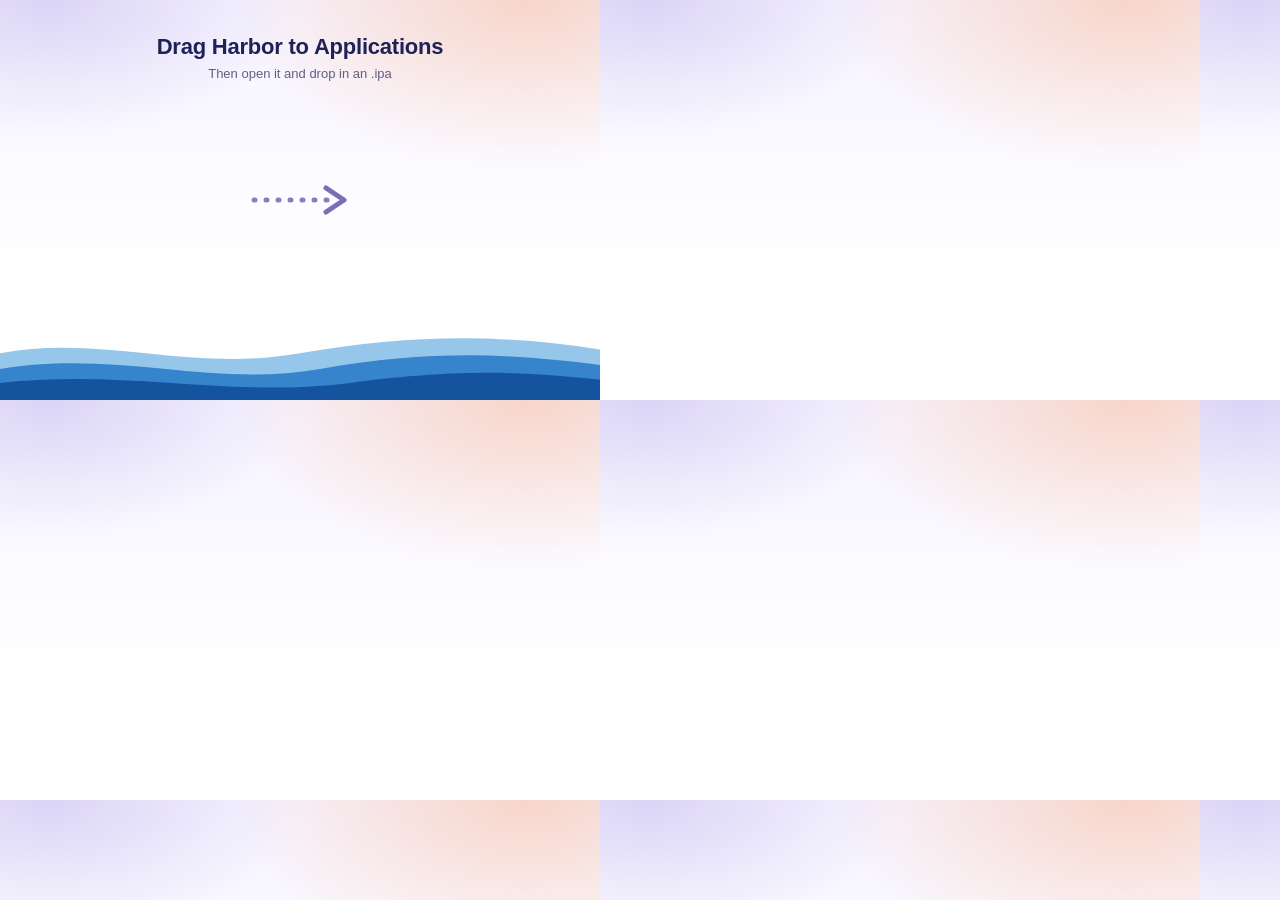
<file: docs/graphics/dmg-background.html>
<!doctype html>
<!-- Disk image window background (600x400 points): dmg/background.png and background@2x.png.
     The app icon sits at (165, 200) and the Applications link at (435, 200); see scripts/package-dmg.sh. -->
<html>
<head>
<meta charset="utf-8">
<style>
  html, body { margin: 0; width: 600px; height: 400px; overflow: hidden; }
  body {
    font-family: -apple-system, BlinkMacSystemFont, "SF Pro Text", "Helvetica Neue", sans-serif;
    background:
      radial-gradient(70% 60% at 88% 0%, rgba(250, 158, 102, .35), transparent 70%),
      radial-gradient(60% 50% at 8% 0%, rgba(122, 104, 214, .22), transparent 70%),
      linear-gradient(180deg, #f6f3ff 0%, #ffffff 70%);
    color: #1f2257; position: relative;
  }
  h1 { position: absolute; top: 34px; width: 100%; margin: 0; text-align: center; font-size: 22px; font-weight: 700; letter-spacing: -.01em; }
  p { position: absolute; top: 66px; width: 100%; margin: 0; text-align: center; font-size: 13px; opacity: .7; }
  .arrow { position: absolute; left: 248px; top: 178px; width: 104px; height: 44px; }
  svg.waves { position: absolute; left: 0; bottom: 0; width: 600px; height: 70px; }
</style>
</head>
<body>
  <h1>Drag Harbor to Applications</h1>
  <p>Then open it and drop in an .ipa</p>
  <svg class="arrow" viewBox="0 0 104 44" aria-hidden="true">
    <path d="M6 22 H86" stroke="#5b4aa0" stroke-opacity=".7" stroke-width="5" stroke-linecap="round" stroke-dasharray="1 11"/>
    <path d="M78 10 L96 22 L78 34" fill="none" stroke="#5b4aa0" stroke-opacity=".8" stroke-width="5" stroke-linecap="round" stroke-linejoin="round"/>
  </svg>
  <svg class="waves" viewBox="0 0 600 90" preserveAspectRatio="none" aria-hidden="true">
    <path d="M0 30 C 100 5 190 55 300 30 S 500 5 600 25 V90 H0Z" fill="#2f8fd6" opacity=".5"/>
    <path d="M0 50 C 120 25 210 75 320 50 S 510 30 600 45 V90 H0Z" fill="#1f73c4" opacity=".8"/>
    <path d="M0 68 C 130 50 230 88 350 68 S 530 55 600 64 V90 H0Z" fill="#14549e"/>
  </svg>
</body>
</html>
</file>
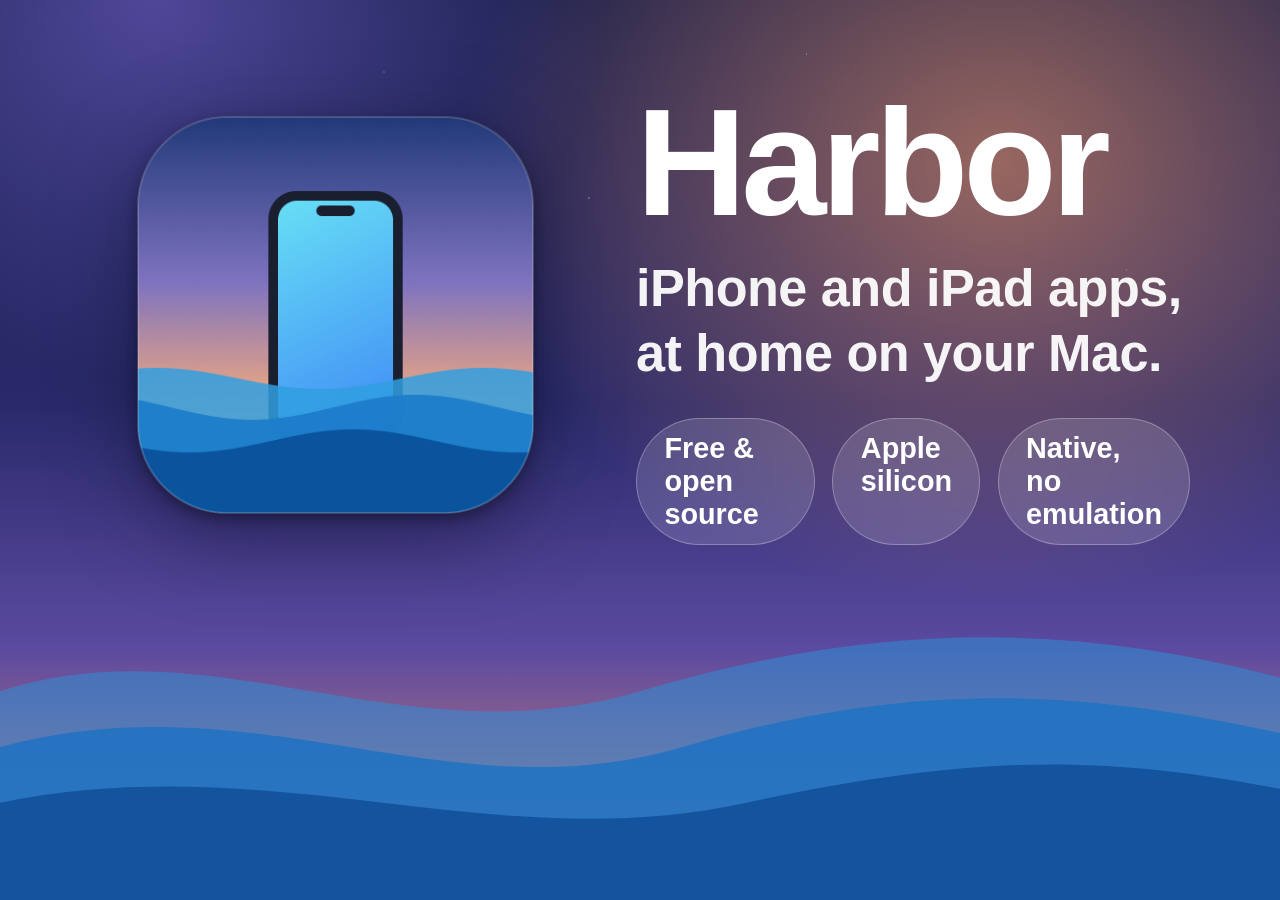
<file: docs/graphics/og.html>
<!doctype html>
<!-- Social preview (1200x630): site/assets/og-image.png. Also the README banner at 1600x560. -->
<html>
<head>
<meta charset="utf-8">
<style>
  html, body { margin: 0; width: 100%; height: 100%; overflow: hidden; }
  body {
    font-family: -apple-system, BlinkMacSystemFont, "SF Pro Display", "Helvetica Neue", sans-serif;
    color: #fff;
    background:
      radial-gradient(60% 70% at 78% 18%, rgba(250, 158, 102, .55), transparent 70%),
      radial-gradient(50% 60% at 12% 0%, rgba(122, 104, 214, .55), transparent 70%),
      linear-gradient(180deg, #1a1f4d 0%, #2a2a6b 45%, #5b4aa0 72%, #e98a6a 100%);
    position: relative;
  }
  .stars { position: absolute; inset: 0; background-image:
      radial-gradient(1.5px 1.5px at 12% 18%, #fff8, transparent), radial-gradient(1px 1px at 30% 8%, #fff7, transparent),
      radial-gradient(1.5px 1.5px at 46% 22%, #fff6, transparent), radial-gradient(1px 1px at 63% 6%, #fff8, transparent),
      radial-gradient(1px 1px at 88% 30%, #fff6, transparent), radial-gradient(1.5px 1.5px at 22% 40%, #fff5, transparent); }
  .content { position: absolute; left: 7%; right: 7%; top: 0; bottom: 30%; display: flex; align-items: center; gap: 5%; }
  .icon { height: 78%; aspect-ratio: 1; filter: drop-shadow(0 18px 40px rgba(10, 12, 40, .5)); }
  h1 { margin: 0; font-size: calc(100vh * .17); font-weight: 800; letter-spacing: -.035em; line-height: 1; }
  p { margin: .35em 0 0; font-size: calc(100vh * .058); font-weight: 600; opacity: .94; letter-spacing: -.01em; line-height: 1.25; }
  .pills { display: flex; gap: .6em; margin-top: 1.1em; font-size: calc(100vh * .032); font-weight: 600; }
  .pills span { padding: .45em .95em; border-radius: 999px; background: rgba(255, 255, 255, .14);
    border: 1px solid rgba(255, 255, 255, .28); backdrop-filter: blur(8px); }
  svg { position: absolute; left: 0; bottom: 0; width: 100%; height: 34%; }
</style>
</head>
<body>
  <div class="stars"></div>
  <div class="content">
    <img class="icon" src="../assets/icon.png" alt="">
    <div>
      <h1>Harbor</h1>
      <p>iPhone and iPad apps,<br>at home on your Mac.</p>
      <div class="pills"><span>Free &amp; open source</span><span>Apple silicon</span><span>Native, no emulation</span></div>
    </div>
  </div>
  <svg viewBox="0 0 1200 220" preserveAspectRatio="none" aria-hidden="true">
    <path d="M0 70 C 200 20 380 120 600 70 S 1000 20 1200 60 V220 H0Z" fill="#2f8fd6" opacity=".55"/>
    <path d="M0 110 C 240 60 420 160 640 110 S 1020 70 1200 100 V220 H0Z" fill="#1f73c4" opacity=".85"/>
    <path d="M0 150 C 260 110 460 190 700 150 S 1060 120 1200 140 V220 H0Z" fill="#14549e"/>
  </svg>
</body>
</html>
</file>
<file: site.css>
/* Harbor — website. A dusk harbour for the hero (the app icon's palette), then calm, readable pages. */

:root {
  --bg: #fbfaff;
  --surface: #ffffff;
  --surface-2: #f3f1fb;
  --ink: #15183a;
  --ink-soft: #545a7d;
  --rule: #e4e1f2;
  --accent: #4b3fc4;
  --accent-ink: #3a2fa8;
  --accent-soft: #ece9ff;
  --sea: #1f73c4;
  --sea-deep: #14549e;
  --sea-light: #2f8fd6;
  --peach: #fa9e66;
  --dusk-1: #161a45;
  --dusk-2: #2a2a6b;
  --dusk-3: #5b4aa0;
  --radius: 16px;
  --radius-l: 26px;
  --shadow: 0 1px 2px rgba(21, 24, 58, .06), 0 14px 36px -14px rgba(21, 24, 58, .22);
  --font: -apple-system, BlinkMacSystemFont, "SF Pro Text", "Inter", "Segoe UI", "Helvetica Neue", Arial, sans-serif;
  --font-display: -apple-system, BlinkMacSystemFont, "SF Pro Display", "Inter", "Segoe UI", "Helvetica Neue", Arial, sans-serif;
  --font-mono: ui-monospace, "SF Mono", Menlo, Consolas, monospace;
  color-scheme: light;
}

@media (prefers-color-scheme: dark) {
  :root {
    --bg: #0c0e24;
    --surface: #14173a;
    --surface-2: #191d46;
    --ink: #eceaff;
    --ink-soft: #a9abd0;
    --rule: #262a57;
    --accent: #a99cff;
    --accent-ink: #c3b9ff;
    --accent-soft: #221f55;
    --shadow: 0 1px 2px rgba(0, 0, 0, .4), 0 14px 36px -14px rgba(0, 0, 0, .7);
    color-scheme: dark;
  }
}

*, *::before, *::after { box-sizing: border-box; }
html { scroll-behavior: smooth; -webkit-text-size-adjust: 100%; }
body {
  margin: 0;
  background: var(--bg);
  color: var(--ink);
  font: 400 17px/1.62 var(--font);
  -webkit-font-smoothing: antialiased;
  overflow-x: hidden;
}
img, svg { display: block; max-width: 100%; }
a { color: var(--accent-ink); text-underline-offset: .2em; }
a:hover { text-decoration-thickness: 2px; }
:focus-visible { outline: 3px solid var(--peach); outline-offset: 3px; border-radius: 6px; }
h1, h2, h3 { font-family: var(--font-display); line-height: 1.08; letter-spacing: -.025em; margin: 0 0 .45em; }
h1 { font-size: clamp(2.5rem, 5.6vw, 4.4rem); font-weight: 800; }
h2 { font-size: clamp(1.9rem, 3.8vw, 3rem); font-weight: 800; }
h3 { font-size: 1.14rem; font-weight: 700; letter-spacing: -.01em; }
p { margin: 0 0 1em; }
code, kbd { font-family: var(--font-mono); font-size: .88em; }
code { background: var(--surface-2); padding: .12em .4em; border-radius: 6px; }
kbd {
  display: inline-block; min-width: 1.7em; padding: .05em .45em; margin: 0 .08em; text-align: center;
  border: 1px solid var(--rule); border-bottom-width: 2px; border-radius: 7px; background: var(--surface);
  font-size: .82em; line-height: 1.5;
}
.wrap { width: min(1180px, 100% - 40px); margin-inline: auto; }
.narrow { width: min(820px, 100% - 40px); }
.muted { color: var(--ink-soft); font-size: .94rem; }
.skip { position: absolute; left: -999px; top: 8px; background: var(--surface); padding: 8px 14px; border-radius: 8px; z-index: 100; }
.skip:focus { left: 12px; }

/* ---------- buttons ---------- */
.btn {
  display: inline-flex; align-items: center; gap: .55em; justify-content: center;
  padding: .82em 1.35em; border-radius: 999px; font-weight: 650; font-size: 1rem; text-decoration: none;
  transition: transform .18s ease, box-shadow .18s ease, background .18s ease;
  white-space: nowrap;
}
.btn:hover { transform: translateY(-1px); text-decoration: none; }
.btn-primary {
  color: #1a1640;
  background: linear-gradient(180deg, #fff 0%, #ffe9dc 100%);
  box-shadow: 0 10px 30px -8px rgba(250, 158, 102, .65), inset 0 -1px 0 rgba(0, 0, 0, .06);
}
.btn-primary:hover { box-shadow: 0 16px 38px -10px rgba(250, 158, 102, .8), inset 0 -1px 0 rgba(0, 0, 0, .06); }
.btn-ghost { color: #fff; border: 1px solid rgba(255, 255, 255, .35); background: rgba(255, 255, 255, .08); backdrop-filter: blur(8px); }
.btn-ghost:hover { background: rgba(255, 255, 255, .16); }
.btn-ghost-dark { color: #fff; border: 1px solid rgba(255, 255, 255, .3); }
.btn-small { padding: .5em 1.05em; font-size: .9rem; color: #fff; background: var(--accent); }
@media (prefers-color-scheme: dark) { .btn-small { color: #15183a; } }

/* ---------- nav ---------- */
.nav {
  position: sticky; top: 0; z-index: 50;
  background: rgba(22, 26, 69, .72); backdrop-filter: saturate(1.6) blur(16px); -webkit-backdrop-filter: saturate(1.6) blur(16px);
  border-bottom: 1px solid rgba(255, 255, 255, .08);
}
.nav-inner { display: flex; align-items: center; gap: 24px; height: 60px; }
.brand { display: flex; align-items: center; gap: 10px; color: #fff; text-decoration: none; font-weight: 750; font-size: 1.12rem; letter-spacing: -.01em; }
.brand img { border-radius: 8px; }
.nav nav { display: flex; align-items: center; gap: 22px; margin-left: auto; }
.nav nav a { color: rgba(255, 255, 255, .82); text-decoration: none; font-size: .94rem; font-weight: 550; }
.nav nav a:hover { color: #fff; }
.nav .gh { display: inline-flex; align-items: center; gap: 6px; }
.nav .btn-small { color: #1a1640; background: #fff; }
@media (max-width: 760px) {
  .nav nav a:not(.gh) { display: none; }
  .nav .gh span { display: none; }
}

/* ---------- hero ---------- */
.hero {
  position: relative; overflow: hidden; color: #fff;
  background:
    radial-gradient(55% 65% at 82% 8%, rgba(250, 158, 102, .5), transparent 70%),
    radial-gradient(45% 55% at 8% 0%, rgba(122, 104, 214, .5), transparent 70%),
    linear-gradient(180deg, var(--dusk-1) 0%, var(--dusk-2) 42%, var(--dusk-3) 76%, #c9798a 100%);
  padding: clamp(56px, 9vw, 110px) 0 clamp(150px, 16vw, 210px);
  margin-top: -60px; padding-top: calc(60px + clamp(48px, 8vw, 96px));
}
.sky { position: absolute; inset: 0; pointer-events: none; }
.stars {
  position: absolute; inset: 0 0 40% 0; opacity: .8;
  background-image:
    radial-gradient(1.6px 1.6px at 6% 14%, #fff, transparent), radial-gradient(1px 1px at 18% 30%, #fffc, transparent),
    radial-gradient(1.2px 1.2px at 29% 9%, #fff, transparent), radial-gradient(1px 1px at 41% 24%, #fffa, transparent),
    radial-gradient(1.6px 1.6px at 55% 12%, #fff, transparent), radial-gradient(1px 1px at 63% 33%, #fff9, transparent),
    radial-gradient(1.3px 1.3px at 74% 6%, #fff, transparent), radial-gradient(1px 1px at 91% 19%, #fffb, transparent),
    radial-gradient(1.2px 1.2px at 96% 40%, #fff9, transparent), radial-gradient(1px 1px at 12% 48%, #fff8, transparent);
  animation: twinkle 6s ease-in-out infinite alternate;
}
.sun {
  position: absolute; width: 520px; height: 520px; right: -120px; top: 34%; border-radius: 50%;
  background: radial-gradient(circle, rgba(255, 196, 150, .55) 0%, rgba(250, 158, 102, .18) 40%, transparent 68%);
  filter: blur(6px);
}
@keyframes twinkle { from { opacity: .55; } to { opacity: .95; } }

.hero h1 { font-size: clamp(2.3rem, 4.3vw, 3.55rem); }
.hero-grid { position: relative; display: grid; grid-template-columns: 1.2fr 1fr; gap: clamp(32px, 5vw, 72px); align-items: center; }
.eyebrow {
  display: inline-block; margin-bottom: 1.2em; padding: .38em .9em; border-radius: 999px;
  font-size: .82rem; font-weight: 650; letter-spacing: .02em;
  background: rgba(255, 255, 255, .1); border: 1px solid rgba(255, 255, 255, .2);
}
.glow { background: linear-gradient(90deg, #ffd9bf, #ffb38a 45%, #c9bfff); -webkit-background-clip: text; background-clip: text; color: transparent; }
.lede { font-size: clamp(1.08rem, 1.6vw, 1.26rem); color: rgba(255, 255, 255, .86); max-width: 34em; margin: 1.1em 0 1.8em; }
.hero code { background: rgba(255, 255, 255, .14); color: #fff; }
.cta { display: flex; flex-wrap: wrap; gap: 12px; }
.fine { margin-top: 1.1em; font-size: .88rem; color: rgba(255, 255, 255, .7); }

/* The desk: a small Mac screen with an iPhone app window. */
.desk { perspective: 1600px; }
.screen {
  position: relative; aspect-ratio: 4 / 3; border-radius: 18px; overflow: hidden;
  background:
    radial-gradient(70% 60% at 70% 15%, rgba(250, 158, 102, .55), transparent 70%),
    linear-gradient(160deg, #2b2f74 0%, #574aa4 55%, #e2917a 100%);
  box-shadow: 0 0 0 1px rgba(255, 255, 255, .14), 0 40px 80px -30px rgba(8, 8, 30, .8), 0 0 0 10px rgba(12, 14, 36, .55);
  transform: rotateY(-8deg) rotateX(4deg);
  transform-style: preserve-3d;
  animation: float 9s ease-in-out infinite;
}
@keyframes float { 50% { transform: rotateY(-5deg) rotateX(2deg) translateY(-8px); } }
.menubar {
  position: absolute; inset: 0 0 auto 0; height: 22px; display: flex; align-items: center; gap: 14px; padding: 0 12px;
  background: rgba(255, 255, 255, .22); backdrop-filter: blur(10px); font-size: 11px; color: #fff;
}
.menubar b { font-weight: 700; }
.menubar span { opacity: .85; }
.menubar .apple { width: 10px; height: 12px; background: #fff; border-radius: 40% 40% 50% 50%; opacity: 1; }
.menubar i { margin-left: auto; width: 46px; height: 8px; border-radius: 4px; background: rgba(255, 255, 255, .55); }

.window {
  position: absolute; border-radius: 14px; overflow: hidden; background: #0d0f24;
  box-shadow: 0 0 0 1px rgba(255, 255, 255, .16), 0 30px 60px -20px rgba(0, 0, 0, .7);
}
.phone { left: 36%; top: 8.5%; width: 25.5%; aspect-ratio: 402 / 900; }
.titlebar { height: 24px; display: flex; align-items: center; gap: 6px; padding: 0 9px; background: #1d2048; }
.titlebar span { width: 9px; height: 9px; border-radius: 50%; background: #ff5f57; }
.titlebar span:nth-child(2) { background: #febc2e; }
.titlebar span:nth-child(3) { background: #28c840; }
.app { position: absolute; inset: 24px 0 0 0; overflow: hidden; }
.game-sky { position: absolute; inset: 0; background: linear-gradient(180deg, #79c6ff 0%, #b6e3ff 45%, #ffd6b8 62%); }
.game-sea { position: absolute; inset: 60% 0 0 0; background: linear-gradient(180deg, #2f8fd6, #14549e); }
.game-sea::before {
  content: ""; position: absolute; left: -10%; right: -10%; top: -10px; height: 22px; border-radius: 50%;
  background: #2f8fd6; animation: swell 3.2s ease-in-out infinite;
}
@keyframes swell { 50% { transform: translateX(6%); } }
.boat {
  position: absolute; left: 34%; top: 50%; width: 34%; height: 12%; z-index: 2;
  background: linear-gradient(180deg, #ff8a5c, #e8603a); border-radius: 0 0 50% 50% / 0 0 80% 80%;
  animation: bob 3.2s ease-in-out infinite;
}
.boat::before { content: ""; position: absolute; left: 44%; bottom: 100%; width: 4%; height: 160%; background: #fff; }
.boat::after {
  content: ""; position: absolute; left: 48%; bottom: 120%; width: 0; height: 0;
  border-left: 34px solid #fff; border-top: 26px solid transparent; border-bottom: 2px solid transparent; opacity: .95;
}
@keyframes bob { 50% { transform: translateY(-6%) rotate(-3deg); } }
.hud { position: absolute; top: 6%; left: 7%; right: 7%; display: flex; justify-content: space-between; color: #15183a; font-size: 12px; font-weight: 800; }
.hud span { color: #e8603a; letter-spacing: 1px; }
.key {
  position: absolute; display: grid; place-items: center; width: 17%; aspect-ratio: 1; border-radius: 50%;
  font: 700 10px/1 var(--font); color: #fff; z-index: 3;
  background: rgba(20, 22, 60, .38); border: 1.5px solid rgba(255, 255, 255, .7); backdrop-filter: blur(4px);
}
.k-w { right: 23%; bottom: 23%; } .k-s { right: 23%; bottom: 6%; } .k-a { right: 40%; bottom: 14.5%; } .k-d { right: 6%; bottom: 14.5%; }
.k-space { left: 8%; bottom: 6%; width: 30%; aspect-ratio: auto; height: 6%; border-radius: 999px; }
.k-w { animation: press 2.4s ease-in-out infinite; }
@keyframes press { 0%, 70%, 100% { background: rgba(20, 22, 60, .38); } 78% { background: rgba(250, 158, 102, .9); } }
.stick { position: absolute; left: 8%; bottom: 16%; width: 26%; aspect-ratio: 1; border-radius: 50%; border: 1.5px dashed rgba(255, 255, 255, .8); z-index: 3; }
.stick i { position: absolute; inset: 30%; border-radius: 50%; background: rgba(255, 255, 255, .85); animation: nudge 4s ease-in-out infinite; }
@keyframes nudge { 25% { transform: translate(30%, -20%); } 60% { transform: translate(-25%, 10%); } }

.toast {
  position: absolute; right: 3.5%; top: 10%; display: flex; gap: 9px; align-items: center; width: 31%;
  padding: 9px 11px; border-radius: 14px; background: rgba(255, 255, 255, .78); backdrop-filter: blur(14px);
  color: #15183a; box-shadow: 0 12px 30px -12px rgba(0, 0, 0, .5);
  animation: toast 9s ease-in-out infinite;
}
.toast img { width: 28px; height: 28px; border-radius: 7px; }
.toast b { display: block; font-size: 11px; line-height: 1.25; }
.toast span { display: block; font-size: 10px; opacity: .7; }
@keyframes toast { 0%, 8% { opacity: 0; transform: translateY(-8px); } 14%, 70% { opacity: 1; transform: none; } 78%, 100% { opacity: 0; transform: translateY(-8px); } }

.dock {
  position: absolute; left: 50%; bottom: 3%; transform: translateX(-50%); display: flex; gap: 8px; align-items: flex-end;
  padding: 7px 9px; border-radius: 16px; background: rgba(255, 255, 255, .24); backdrop-filter: blur(12px);
  border: 1px solid rgba(255, 255, 255, .3);
}
.dock .d, .dock img { width: 30px; height: 30px; border-radius: 8px; position: relative; }
.d1 { background: linear-gradient(160deg, #6bd5ff, #2a7bff); }
.d2 { background: linear-gradient(160deg, #ffe17a, #ff9a3c); }
.d3 { background: linear-gradient(160deg, #9df29d, #23b26b); }
.d4 { background: linear-gradient(160deg, #ff8a5c, #c43c6a); }
.dock img, .dock .active { animation: hop 9s ease-in-out infinite; }
.dock .active::after, .dock img::after { content: ""; }
@keyframes hop { 10% { transform: translateY(-10px); } 16% { transform: none; } }

.waves { position: absolute; left: 0; right: 0; bottom: -1px; width: 100%; height: clamp(90px, 12vw, 160px); }
.waves .w1 { fill: var(--sea-light); opacity: .55; animation: drift 14s ease-in-out infinite alternate; }
.waves .w2 { fill: var(--sea); opacity: .85; animation: drift 11s ease-in-out infinite alternate-reverse; }
.waves .w3 { fill: var(--bg); }
@keyframes drift { to { transform: translateX(-3%); } }

@media (max-width: 920px) {
  .hero-grid { grid-template-columns: 1fr; }
  .desk { max-width: 560px; }
}

/* ---------- sections ---------- */
section { padding: clamp(64px, 9vw, 112px) 0; }
.kicker { color: var(--accent); font-weight: 750; font-size: .84rem; letter-spacing: .12em; text-transform: uppercase; margin-bottom: .9em; }
.section-lede { color: var(--ink-soft); font-size: 1.12rem; max-width: 46em; margin-bottom: 2.4em; }

.steps { padding-top: clamp(28px, 4vw, 48px); }
.step-list { list-style: none; padding: 0; margin: 2.2em 0 0; display: grid; grid-template-columns: repeat(3, 1fr); gap: 22px; counter-reset: s; }
.step-list li {
  position: relative; padding: 30px 28px 26px; border-radius: var(--radius-l); background: var(--surface);
  border: 1px solid var(--rule); box-shadow: var(--shadow);
}
.step-list li:not(:last-child)::after {
  content: "→"; position: absolute; right: -19px; top: 44px; color: var(--accent); font-weight: 800; font-size: 1.1rem;
}
.num {
  display: grid; place-items: center; width: 40px; height: 40px; border-radius: 12px; margin-bottom: 18px;
  font-weight: 800; color: #fff; background: linear-gradient(160deg, #7a68d6, var(--sea));
}
.step-list p { color: var(--ink-soft); margin: 0; }
@media (max-width: 860px) {
  .step-list { grid-template-columns: 1fr; }
  .step-list li::after { display: none; }
}

.features { background: linear-gradient(180deg, var(--bg), var(--surface-2)); }
.grid { display: grid; grid-template-columns: repeat(4, 1fr); gap: 18px; }
.card {
  padding: 26px 26px 22px; border-radius: var(--radius-l); background: var(--surface); border: 1px solid var(--rule);
  box-shadow: var(--shadow); transition: transform .2s ease, box-shadow .2s ease;
}
.card:hover { transform: translateY(-3px); }
.card p { color: var(--ink-soft); margin: 0; font-size: .98rem; }
.card.wide {
  grid-column: 1 / -1; display: grid; grid-template-columns: auto 1fr; column-gap: 22px; align-items: start;
  color: #fff; border: none;
  background:
    radial-gradient(60% 120% at 100% 0%, rgba(250, 158, 102, .45), transparent 60%),
    linear-gradient(135deg, var(--dusk-1), var(--dusk-3));
}
.card.wide .ico { grid-row: span 2; width: 64px; height: 64px; background-color: rgba(255, 255, 255, .14); }
.card.wide p { color: rgba(255, 255, 255, .85); max-width: 60em; }
.card.wide kbd { background: rgba(255, 255, 255, .14); border-color: rgba(255, 255, 255, .3); color: #fff; }
.card.wide h3 { font-size: 1.4rem; }
.ico {
  width: 46px; height: 46px; border-radius: 13px; margin-bottom: 16px; background-color: var(--accent-soft);
  background-repeat: no-repeat; background-position: center; background-size: 26px;
}
/* Line icons as inline SVG, tinted for light and dark. */
.i-keys { background-image: url("data:image/svg+xml,%3Csvg xmlns='http://www.w3.org/2000/svg' viewBox='0 0 24 24' fill='none' stroke='white' stroke-width='1.8' stroke-linecap='round' stroke-linejoin='round'%3E%3Crect x='2' y='6' width='20' height='13' rx='3'/%3E%3Cpath d='M6 10h.01M10 10h.01M14 10h.01M18 10h.01M8 15h8'/%3E%3C/svg%3E"); background-size: 34px; }
.i-window { background-image: url("data:image/svg+xml,%3Csvg xmlns='http://www.w3.org/2000/svg' viewBox='0 0 24 24' fill='none' stroke='%234b3fc4' stroke-width='1.8' stroke-linecap='round' stroke-linejoin='round'%3E%3Crect x='7' y='2' width='10' height='20' rx='2.5'/%3E%3Cpath d='M3 8v8M21 8v8'/%3E%3C/svg%3E"); }
.i-device { background-image: url("data:image/svg+xml,%3Csvg xmlns='http://www.w3.org/2000/svg' viewBox='0 0 24 24' fill='none' stroke='%234b3fc4' stroke-width='1.8' stroke-linecap='round' stroke-linejoin='round'%3E%3Crect x='3' y='3' width='12' height='18' rx='2'/%3E%3Crect x='13' y='8' width='8' height='13' rx='1.5'/%3E%3C/svg%3E"); }
.i-motion { background-image: url("data:image/svg+xml,%3Csvg xmlns='http://www.w3.org/2000/svg' viewBox='0 0 24 24' fill='none' stroke='%234b3fc4' stroke-width='1.8' stroke-linecap='round' stroke-linejoin='round'%3E%3Crect x='8' y='4' width='8' height='16' rx='2' transform='rotate(-18 12 12)'/%3E%3Cpath d='M3 9a9 9 0 0 1 3-4M21 15a9 9 0 0 1-3 4'/%3E%3C/svg%3E"); }
.i-camera { background-image: url("data:image/svg+xml,%3Csvg xmlns='http://www.w3.org/2000/svg' viewBox='0 0 24 24' fill='none' stroke='%234b3fc4' stroke-width='1.8' stroke-linecap='round' stroke-linejoin='round'%3E%3Cpath d='M4 8h3l2-3h6l2 3h3v11H4z'/%3E%3Ccircle cx='12' cy='13' r='3.5'/%3E%3C/svg%3E"); }
.i-web { background-image: url("data:image/svg+xml,%3Csvg xmlns='http://www.w3.org/2000/svg' viewBox='0 0 24 24' fill='none' stroke='%234b3fc4' stroke-width='1.8' stroke-linecap='round' stroke-linejoin='round'%3E%3Crect x='9' y='3' width='6' height='11' rx='3'/%3E%3Cpath d='M5 11a7 7 0 0 0 14 0M12 18v3'/%3E%3C/svg%3E"); }
.i-key { background-image: url("data:image/svg+xml,%3Csvg xmlns='http://www.w3.org/2000/svg' viewBox='0 0 24 24' fill='none' stroke='%234b3fc4' stroke-width='1.8' stroke-linecap='round' stroke-linejoin='round'%3E%3Ccircle cx='8' cy='14' r='4'/%3E%3Cpath d='M11 11l9-9M17 5l3 3M14 8l2 2'/%3E%3C/svg%3E"); }
.i-check { background-image: url("data:image/svg+xml,%3Csvg xmlns='http://www.w3.org/2000/svg' viewBox='0 0 24 24' fill='none' stroke='%234b3fc4' stroke-width='1.8' stroke-linecap='round' stroke-linejoin='round'%3E%3Cpath d='M9 3h6l1 2h3v16H5V5h3z'/%3E%3Cpath d='M9 13l2 2 4-4'/%3E%3C/svg%3E"); }
.i-mac { background-image: url("data:image/svg+xml,%3Csvg xmlns='http://www.w3.org/2000/svg' viewBox='0 0 24 24' fill='none' stroke='%234b3fc4' stroke-width='1.8' stroke-linecap='round' stroke-linejoin='round'%3E%3Crect x='2' y='4' width='20' height='13' rx='2'/%3E%3Cpath d='M8 21h8M12 17v4'/%3E%3C/svg%3E"); }
@media (prefers-color-scheme: dark) {
  .ico:not(.i-keys) { filter: brightness(1.9) saturate(.6); }
}
@media (max-width: 1100px) { .grid { grid-template-columns: repeat(2, 1fr); } }
@media (max-width: 620px) {
  .grid { grid-template-columns: 1fr; }
  .card.wide { grid-template-columns: 1fr; }
  .card.wide .ico { grid-row: auto; }
}

/* ---------- CLI ---------- */
.cli-grid { display: grid; grid-template-columns: .9fr 1.1fr; gap: clamp(28px, 5vw, 64px); align-items: center; }
.cli p { color: var(--ink-soft); }
.terminal { border-radius: 16px; overflow: hidden; background: #0e1030; color: #e7e6ff; box-shadow: var(--shadow), 0 0 0 1px rgba(255, 255, 255, .06); }
.term-bar { display: flex; align-items: center; gap: 7px; padding: 11px 14px; background: #191c46; }
.term-bar span { width: 11px; height: 11px; border-radius: 50%; background: #ff5f57; }
.term-bar span:nth-child(2) { background: #febc2e; } .term-bar span:nth-child(3) { background: #28c840; }
.term-bar b { margin-left: auto; margin-right: auto; font: 600 12px var(--font); opacity: .6; transform: translateX(-20px); }
.terminal pre { margin: 0; padding: 20px 22px 24px; overflow-x: auto; font: 13.5px/1.7 var(--font-mono); }
.terminal code { background: none; padding: 0; font-size: inherit; color: inherit; }
.terminal .p { color: #a99cff; } .terminal .ok { color: #6ee7a8; } .terminal .warn { color: #ffc27a; }
@media (max-width: 860px) { .cli-grid { grid-template-columns: 1fr; } }

/* ---------- install ---------- */
.install { background: var(--surface-2); }
.install-grid { display: grid; grid-template-columns: 1.3fr 1fr; gap: 28px; margin-top: 1.6em; align-items: start; }
.install-steps { margin: 0; padding: 0; list-style: none; counter-reset: i; display: grid; gap: 14px; }
.install-steps li {
  counter-increment: i; position: relative; padding: 18px 20px 18px 64px; border-radius: var(--radius);
  background: var(--surface); border: 1px solid var(--rule);
}
.install-steps li::before {
  content: counter(i); position: absolute; left: 18px; top: 16px; width: 30px; height: 30px; border-radius: 50%;
  display: grid; place-items: center; font-weight: 800; font-size: .9rem; color: #fff; background: var(--accent);
}
@media (prefers-color-scheme: dark) { .install-steps li::before { color: #15183a; } }
.req { padding: 24px 26px; border-radius: var(--radius-l); background: var(--surface); border: 1px solid var(--rule); box-shadow: var(--shadow); }
.req ul { margin: 0 0 1.2em; padding-left: 1.1em; }
.req li { margin: .3em 0; }
.copy { cursor: pointer; display: inline-block; margin-top: .4em; word-break: break-all; }
.copy.copied { background: var(--accent-soft); }
@media (max-width: 860px) { .install-grid { grid-template-columns: 1fr; } }

/* ---------- FAQ ---------- */
details { border-bottom: 1px solid var(--rule); }
details:first-of-type { border-top: 1px solid var(--rule); }
summary {
  cursor: pointer; list-style: none; padding: 20px 40px 20px 0; position: relative;
  font-weight: 700; font-size: 1.08rem; letter-spacing: -.01em;
}
summary::-webkit-details-marker { display: none; }
summary::after {
  content: "+"; position: absolute; right: 6px; top: 50%; transform: translateY(-50%);
  font-size: 1.5rem; font-weight: 400; color: var(--accent); transition: transform .2s ease;
}
details[open] summary::after { transform: translateY(-50%) rotate(45deg); }
details p { color: var(--ink-soft); padding-bottom: 8px; }

/* ---------- final + footer ---------- */
.final {
  color: #fff; text-align: center;
  background:
    radial-gradient(50% 80% at 50% 0%, rgba(250, 158, 102, .45), transparent 70%),
    linear-gradient(180deg, var(--dusk-2), var(--dusk-1));
}
.final-inner { display: grid; justify-items: center; gap: 8px; }
.final img { filter: drop-shadow(0 18px 30px rgba(0, 0, 0, .45)); margin-bottom: 8px; }
.final .cta { justify-content: center; margin-top: 10px; }
.footer { background: var(--dusk-1); color: rgba(255, 255, 255, .62); font-size: .9rem; padding: 28px 0 40px; }
.footer a { color: rgba(255, 255, 255, .85); }
.footer-inner { display: flex; flex-wrap: wrap; gap: 8px 32px; justify-content: space-between; }
.footer p { margin: 0; max-width: 44em; }

@media (prefers-reduced-motion: reduce) {
  *, *::before, *::after { animation: none !important; transition: none !important; }
  html { scroll-behavior: auto; }
}
</file>
<file: site/site.css>
/* Harbor — website. A dusk harbour for the hero (the app icon's palette), then calm, readable pages. */

:root {
  --bg: #fbfaff;
  --surface: #ffffff;
  --surface-2: #f3f1fb;
  --ink: #15183a;
  --ink-soft: #545a7d;
  --rule: #e4e1f2;
  --accent: #4b3fc4;
  --accent-ink: #3a2fa8;
  --accent-soft: #ece9ff;
  --sea: #1f73c4;
  --sea-deep: #14549e;
  --sea-light: #2f8fd6;
  --peach: #fa9e66;
  --dusk-1: #161a45;
  --dusk-2: #2a2a6b;
  --dusk-3: #5b4aa0;
  --radius: 16px;
  --radius-l: 26px;
  --shadow: 0 1px 2px rgba(21, 24, 58, .06), 0 14px 36px -14px rgba(21, 24, 58, .22);
  --font: -apple-system, BlinkMacSystemFont, "SF Pro Text", "Inter", "Segoe UI", "Helvetica Neue", Arial, sans-serif;
  --font-display: -apple-system, BlinkMacSystemFont, "SF Pro Display", "Inter", "Segoe UI", "Helvetica Neue", Arial, sans-serif;
  --font-mono: ui-monospace, "SF Mono", Menlo, Consolas, monospace;
  color-scheme: light;
}

@media (prefers-color-scheme: dark) {
  :root {
    --bg: #0c0e24;
    --surface: #14173a;
    --surface-2: #191d46;
    --ink: #eceaff;
    --ink-soft: #a9abd0;
    --rule: #262a57;
    --accent: #a99cff;
    --accent-ink: #c3b9ff;
    --accent-soft: #221f55;
    --shadow: 0 1px 2px rgba(0, 0, 0, .4), 0 14px 36px -14px rgba(0, 0, 0, .7);
    color-scheme: dark;
  }
}

*, *::before, *::after { box-sizing: border-box; }
html { scroll-behavior: smooth; -webkit-text-size-adjust: 100%; }
body {
  margin: 0;
  background: var(--bg);
  color: var(--ink);
  font: 400 17px/1.62 var(--font);
  -webkit-font-smoothing: antialiased;
  overflow-x: hidden;
}
img, svg { display: block; max-width: 100%; }
a { color: var(--accent-ink); text-underline-offset: .2em; }
a:hover { text-decoration-thickness: 2px; }
:focus-visible { outline: 3px solid var(--peach); outline-offset: 3px; border-radius: 6px; }
h1, h2, h3 { font-family: var(--font-display); line-height: 1.08; letter-spacing: -.025em; margin: 0 0 .45em; }
h1 { font-size: clamp(2.5rem, 5.6vw, 4.4rem); font-weight: 800; }
h2 { font-size: clamp(1.9rem, 3.8vw, 3rem); font-weight: 800; }
h3 { font-size: 1.14rem; font-weight: 700; letter-spacing: -.01em; }
p { margin: 0 0 1em; }
code, kbd { font-family: var(--font-mono); font-size: .88em; }
code { background: var(--surface-2); padding: .12em .4em; border-radius: 6px; }
kbd {
  display: inline-block; min-width: 1.7em; padding: .05em .45em; margin: 0 .08em; text-align: center;
  border: 1px solid var(--rule); border-bottom-width: 2px; border-radius: 7px; background: var(--surface);
  font-size: .82em; line-height: 1.5;
}
.wrap { width: min(1180px, 100% - 40px); margin-inline: auto; }
.narrow { width: min(820px, 100% - 40px); }
.muted { color: var(--ink-soft); font-size: .94rem; }
.skip { position: absolute; left: -999px; top: 8px; background: var(--surface); padding: 8px 14px; border-radius: 8px; z-index: 100; }
.skip:focus { left: 12px; }

/* ---------- buttons ---------- */
.btn {
  display: inline-flex; align-items: center; gap: .55em; justify-content: center;
  padding: .82em 1.35em; border-radius: 999px; font-weight: 650; font-size: 1rem; text-decoration: none;
  transition: transform .18s ease, box-shadow .18s ease, background .18s ease;
  white-space: nowrap;
}
.btn:hover { transform: translateY(-1px); text-decoration: none; }
.btn-primary {
  color: #1a1640;
  background: linear-gradient(180deg, #fff 0%, #ffe9dc 100%);
  box-shadow: 0 10px 30px -8px rgba(250, 158, 102, .65), inset 0 -1px 0 rgba(0, 0, 0, .06);
}
.btn-primary:hover { box-shadow: 0 16px 38px -10px rgba(250, 158, 102, .8), inset 0 -1px 0 rgba(0, 0, 0, .06); }
.btn-ghost { color: #fff; border: 1px solid rgba(255, 255, 255, .35); background: rgba(255, 255, 255, .08); backdrop-filter: blur(8px); }
.btn-ghost:hover { background: rgba(255, 255, 255, .16); }
.btn-ghost-dark { color: #fff; border: 1px solid rgba(255, 255, 255, .3); }
.btn-small { padding: .5em 1.05em; font-size: .9rem; color: #fff; background: var(--accent); }
@media (prefers-color-scheme: dark) { .btn-small { color: #15183a; } }

/* ---------- nav ---------- */
.nav {
  position: sticky; top: 0; z-index: 50;
  background: rgba(22, 26, 69, .72); backdrop-filter: saturate(1.6) blur(16px); -webkit-backdrop-filter: saturate(1.6) blur(16px);
  border-bottom: 1px solid rgba(255, 255, 255, .08);
}
.nav-inner { display: flex; align-items: center; gap: 24px; height: 60px; }
.brand { display: flex; align-items: center; gap: 10px; color: #fff; text-decoration: none; font-weight: 750; font-size: 1.12rem; letter-spacing: -.01em; }
.brand img { border-radius: 8px; }
.nav nav { display: flex; align-items: center; gap: 22px; margin-left: auto; }
.nav nav a { color: rgba(255, 255, 255, .82); text-decoration: none; font-size: .94rem; font-weight: 550; }
.nav nav a:hover { color: #fff; }
.nav .gh { display: inline-flex; align-items: center; gap: 6px; }
.nav .btn-small { color: #1a1640; background: #fff; }
@media (max-width: 760px) {
  .nav nav a:not(.gh) { display: none; }
  .nav .gh span { display: none; }
}

/* ---------- hero ---------- */
.hero {
  position: relative; overflow: hidden; color: #fff;
  background:
    radial-gradient(55% 65% at 82% 8%, rgba(250, 158, 102, .5), transparent 70%),
    radial-gradient(45% 55% at 8% 0%, rgba(122, 104, 214, .5), transparent 70%),
    linear-gradient(180deg, var(--dusk-1) 0%, var(--dusk-2) 42%, var(--dusk-3) 76%, #c9798a 100%);
  padding: clamp(56px, 9vw, 110px) 0 clamp(150px, 16vw, 210px);
  margin-top: -60px; padding-top: calc(60px + clamp(48px, 8vw, 96px));
}
.sky { position: absolute; inset: 0; pointer-events: none; }
.stars {
  position: absolute; inset: 0 0 40% 0; opacity: .8;
  background-image:
    radial-gradient(1.6px 1.6px at 6% 14%, #fff, transparent), radial-gradient(1px 1px at 18% 30%, #fffc, transparent),
    radial-gradient(1.2px 1.2px at 29% 9%, #fff, transparent), radial-gradient(1px 1px at 41% 24%, #fffa, transparent),
    radial-gradient(1.6px 1.6px at 55% 12%, #fff, transparent), radial-gradient(1px 1px at 63% 33%, #fff9, transparent),
    radial-gradient(1.3px 1.3px at 74% 6%, #fff, transparent), radial-gradient(1px 1px at 91% 19%, #fffb, transparent),
    radial-gradient(1.2px 1.2px at 96% 40%, #fff9, transparent), radial-gradient(1px 1px at 12% 48%, #fff8, transparent);
  animation: twinkle 6s ease-in-out infinite alternate;
}
.sun {
  position: absolute; width: 520px; height: 520px; right: -120px; top: 34%; border-radius: 50%;
  background: radial-gradient(circle, rgba(255, 196, 150, .55) 0%, rgba(250, 158, 102, .18) 40%, transparent 68%);
  filter: blur(6px);
}
@keyframes twinkle { from { opacity: .55; } to { opacity: .95; } }

.hero h1 { font-size: clamp(2.3rem, 4.3vw, 3.55rem); }
.hero-grid { position: relative; display: grid; grid-template-columns: 1.2fr 1fr; gap: clamp(32px, 5vw, 72px); align-items: center; }
.eyebrow {
  display: inline-block; margin-bottom: 1.2em; padding: .38em .9em; border-radius: 999px;
  font-size: .82rem; font-weight: 650; letter-spacing: .02em;
  background: rgba(255, 255, 255, .1); border: 1px solid rgba(255, 255, 255, .2);
}
.glow { background: linear-gradient(90deg, #ffd9bf, #ffb38a 45%, #c9bfff); -webkit-background-clip: text; background-clip: text; color: transparent; }
.lede { font-size: clamp(1.08rem, 1.6vw, 1.26rem); color: rgba(255, 255, 255, .86); max-width: 34em; margin: 1.1em 0 1.8em; }
.hero code { background: rgba(255, 255, 255, .14); color: #fff; }
.cta { display: flex; flex-wrap: wrap; gap: 12px; }
.fine { margin-top: 1.1em; font-size: .88rem; color: rgba(255, 255, 255, .7); }

/* The desk: a small Mac screen with an iPhone app window. */
.desk { perspective: 1600px; }
.screen {
  position: relative; aspect-ratio: 4 / 3; border-radius: 18px; overflow: hidden;
  background:
    radial-gradient(70% 60% at 70% 15%, rgba(250, 158, 102, .55), transparent 70%),
    linear-gradient(160deg, #2b2f74 0%, #574aa4 55%, #e2917a 100%);
  box-shadow: 0 0 0 1px rgba(255, 255, 255, .14), 0 40px 80px -30px rgba(8, 8, 30, .8), 0 0 0 10px rgba(12, 14, 36, .55);
  transform: rotateY(-8deg) rotateX(4deg);
  transform-style: preserve-3d;
  animation: float 9s ease-in-out infinite;
}
@keyframes float { 50% { transform: rotateY(-5deg) rotateX(2deg) translateY(-8px); } }
.menubar {
  position: absolute; inset: 0 0 auto 0; height: 22px; display: flex; align-items: center; gap: 14px; padding: 0 12px;
  background: rgba(255, 255, 255, .22); backdrop-filter: blur(10px); font-size: 11px; color: #fff;
}
.menubar b { font-weight: 700; }
.menubar span { opacity: .85; }
.menubar .apple { width: 10px; height: 12px; background: #fff; border-radius: 40% 40% 50% 50%; opacity: 1; }
.menubar i { margin-left: auto; width: 46px; height: 8px; border-radius: 4px; background: rgba(255, 255, 255, .55); }

.window {
  position: absolute; border-radius: 14px; overflow: hidden; background: #0d0f24;
  box-shadow: 0 0 0 1px rgba(255, 255, 255, .16), 0 30px 60px -20px rgba(0, 0, 0, .7);
}
.phone { left: 36%; top: 8.5%; width: 25.5%; aspect-ratio: 402 / 900; }
.titlebar { height: 24px; display: flex; align-items: center; gap: 6px; padding: 0 9px; background: #1d2048; }
.titlebar span { width: 9px; height: 9px; border-radius: 50%; background: #ff5f57; }
.titlebar span:nth-child(2) { background: #febc2e; }
.titlebar span:nth-child(3) { background: #28c840; }
.app { position: absolute; inset: 24px 0 0 0; overflow: hidden; }
.game-sky { position: absolute; inset: 0; background: linear-gradient(180deg, #79c6ff 0%, #b6e3ff 45%, #ffd6b8 62%); }
.game-sea { position: absolute; inset: 60% 0 0 0; background: linear-gradient(180deg, #2f8fd6, #14549e); }
.game-sea::before {
  content: ""; position: absolute; left: -10%; right: -10%; top: -10px; height: 22px; border-radius: 50%;
  background: #2f8fd6; animation: swell 3.2s ease-in-out infinite;
}
@keyframes swell { 50% { transform: translateX(6%); } }
.boat {
  position: absolute; left: 34%; top: 50%; width: 34%; height: 12%; z-index: 2;
  background: linear-gradient(180deg, #ff8a5c, #e8603a); border-radius: 0 0 50% 50% / 0 0 80% 80%;
  animation: bob 3.2s ease-in-out infinite;
}
.boat::before { content: ""; position: absolute; left: 44%; bottom: 100%; width: 4%; height: 160%; background: #fff; }
.boat::after {
  content: ""; position: absolute; left: 48%; bottom: 120%; width: 0; height: 0;
  border-left: 34px solid #fff; border-top: 26px solid transparent; border-bottom: 2px solid transparent; opacity: .95;
}
@keyframes bob { 50% { transform: translateY(-6%) rotate(-3deg); } }
.hud { position: absolute; top: 6%; left: 7%; right: 7%; display: flex; justify-content: space-between; color: #15183a; font-size: 12px; font-weight: 800; }
.hud span { color: #e8603a; letter-spacing: 1px; }
.key {
  position: absolute; display: grid; place-items: center; width: 17%; aspect-ratio: 1; border-radius: 50%;
  font: 700 10px/1 var(--font); color: #fff; z-index: 3;
  background: rgba(20, 22, 60, .38); border: 1.5px solid rgba(255, 255, 255, .7); backdrop-filter: blur(4px);
}
.k-w { right: 23%; bottom: 23%; } .k-s { right: 23%; bottom: 6%; } .k-a { right: 40%; bottom: 14.5%; } .k-d { right: 6%; bottom: 14.5%; }
.k-space { left: 8%; bottom: 6%; width: 30%; aspect-ratio: auto; height: 6%; border-radius: 999px; }
.k-w { animation: press 2.4s ease-in-out infinite; }
@keyframes press { 0%, 70%, 100% { background: rgba(20, 22, 60, .38); } 78% { background: rgba(250, 158, 102, .9); } }
.stick { position: absolute; left: 8%; bottom: 16%; width: 26%; aspect-ratio: 1; border-radius: 50%; border: 1.5px dashed rgba(255, 255, 255, .8); z-index: 3; }
.stick i { position: absolute; inset: 30%; border-radius: 50%; background: rgba(255, 255, 255, .85); animation: nudge 4s ease-in-out infinite; }
@keyframes nudge { 25% { transform: translate(30%, -20%); } 60% { transform: translate(-25%, 10%); } }

.toast {
  position: absolute; right: 3.5%; top: 10%; display: flex; gap: 9px; align-items: center; width: 31%;
  padding: 9px 11px; border-radius: 14px; background: rgba(255, 255, 255, .78); backdrop-filter: blur(14px);
  color: #15183a; box-shadow: 0 12px 30px -12px rgba(0, 0, 0, .5);
  animation: toast 9s ease-in-out infinite;
}
.toast img { width: 28px; height: 28px; border-radius: 7px; }
.toast b { display: block; font-size: 11px; line-height: 1.25; }
.toast span { display: block; font-size: 10px; opacity: .7; }
@keyframes toast { 0%, 8% { opacity: 0; transform: translateY(-8px); } 14%, 70% { opacity: 1; transform: none; } 78%, 100% { opacity: 0; transform: translateY(-8px); } }

.dock {
  position: absolute; left: 50%; bottom: 3%; transform: translateX(-50%); display: flex; gap: 8px; align-items: flex-end;
  padding: 7px 9px; border-radius: 16px; background: rgba(255, 255, 255, .24); backdrop-filter: blur(12px);
  border: 1px solid rgba(255, 255, 255, .3);
}
.dock .d, .dock img { width: 30px; height: 30px; border-radius: 8px; position: relative; }
.d1 { background: linear-gradient(160deg, #6bd5ff, #2a7bff); }
.d2 { background: linear-gradient(160deg, #ffe17a, #ff9a3c); }
.d3 { background: linear-gradient(160deg, #9df29d, #23b26b); }
.d4 { background: linear-gradient(160deg, #ff8a5c, #c43c6a); }
.dock img, .dock .active { animation: hop 9s ease-in-out infinite; }
.dock .active::after, .dock img::after { content: ""; }
@keyframes hop { 10% { transform: translateY(-10px); } 16% { transform: none; } }

.waves { position: absolute; left: 0; right: 0; bottom: -1px; width: 100%; height: clamp(90px, 12vw, 160px); }
.waves .w1 { fill: var(--sea-light); opacity: .55; animation: drift 14s ease-in-out infinite alternate; }
.waves .w2 { fill: var(--sea); opacity: .85; animation: drift 11s ease-in-out infinite alternate-reverse; }
.waves .w3 { fill: var(--bg); }
@keyframes drift { to { transform: translateX(-3%); } }

@media (max-width: 920px) {
  .hero-grid { grid-template-columns: 1fr; }
  .desk { max-width: 560px; }
}

/* ---------- sections ---------- */
section { padding: clamp(64px, 9vw, 112px) 0; }
.kicker { color: var(--accent); font-weight: 750; font-size: .84rem; letter-spacing: .12em; text-transform: uppercase; margin-bottom: .9em; }
.section-lede { color: var(--ink-soft); font-size: 1.12rem; max-width: 46em; margin-bottom: 2.4em; }

.steps { padding-top: clamp(28px, 4vw, 48px); }
.step-list { list-style: none; padding: 0; margin: 2.2em 0 0; display: grid; grid-template-columns: repeat(3, 1fr); gap: 22px; counter-reset: s; }
.step-list li {
  position: relative; padding: 30px 28px 26px; border-radius: var(--radius-l); background: var(--surface);
  border: 1px solid var(--rule); box-shadow: var(--shadow);
}
.step-list li:not(:last-child)::after {
  content: "→"; position: absolute; right: -19px; top: 44px; color: var(--accent); font-weight: 800; font-size: 1.1rem;
}
.num {
  display: grid; place-items: center; width: 40px; height: 40px; border-radius: 12px; margin-bottom: 18px;
  font-weight: 800; color: #fff; background: linear-gradient(160deg, #7a68d6, var(--sea));
}
.step-list p { color: var(--ink-soft); margin: 0; }
@media (max-width: 860px) {
  .step-list { grid-template-columns: 1fr; }
  .step-list li::after { display: none; }
}

.features { background: linear-gradient(180deg, var(--bg), var(--surface-2)); }
.grid { display: grid; grid-template-columns: repeat(4, 1fr); gap: 18px; }
.card {
  padding: 26px 26px 22px; border-radius: var(--radius-l); background: var(--surface); border: 1px solid var(--rule);
  box-shadow: var(--shadow); transition: transform .2s ease, box-shadow .2s ease;
}
.card:hover { transform: translateY(-3px); }
.card p { color: var(--ink-soft); margin: 0; font-size: .98rem; }
.card.wide {
  grid-column: 1 / -1; display: grid; grid-template-columns: auto 1fr; column-gap: 22px; align-items: start;
  color: #fff; border: none;
  background:
    radial-gradient(60% 120% at 100% 0%, rgba(250, 158, 102, .45), transparent 60%),
    linear-gradient(135deg, var(--dusk-1), var(--dusk-3));
}
.card.wide .ico { grid-row: span 2; width: 64px; height: 64px; background-color: rgba(255, 255, 255, .14); }
.card.wide p { color: rgba(255, 255, 255, .85); max-width: 60em; }
.card.wide kbd { background: rgba(255, 255, 255, .14); border-color: rgba(255, 255, 255, .3); color: #fff; }
.card.wide h3 { font-size: 1.4rem; }
.ico {
  width: 46px; height: 46px; border-radius: 13px; margin-bottom: 16px; background-color: var(--accent-soft);
  background-repeat: no-repeat; background-position: center; background-size: 26px;
}
/* Line icons as inline SVG, tinted for light and dark. */
.i-keys { background-image: url("data:image/svg+xml,%3Csvg xmlns='http://www.w3.org/2000/svg' viewBox='0 0 24 24' fill='none' stroke='white' stroke-width='1.8' stroke-linecap='round' stroke-linejoin='round'%3E%3Crect x='2' y='6' width='20' height='13' rx='3'/%3E%3Cpath d='M6 10h.01M10 10h.01M14 10h.01M18 10h.01M8 15h8'/%3E%3C/svg%3E"); background-size: 34px; }
.i-window { background-image: url("data:image/svg+xml,%3Csvg xmlns='http://www.w3.org/2000/svg' viewBox='0 0 24 24' fill='none' stroke='%234b3fc4' stroke-width='1.8' stroke-linecap='round' stroke-linejoin='round'%3E%3Crect x='7' y='2' width='10' height='20' rx='2.5'/%3E%3Cpath d='M3 8v8M21 8v8'/%3E%3C/svg%3E"); }
.i-device { background-image: url("data:image/svg+xml,%3Csvg xmlns='http://www.w3.org/2000/svg' viewBox='0 0 24 24' fill='none' stroke='%234b3fc4' stroke-width='1.8' stroke-linecap='round' stroke-linejoin='round'%3E%3Crect x='3' y='3' width='12' height='18' rx='2'/%3E%3Crect x='13' y='8' width='8' height='13' rx='1.5'/%3E%3C/svg%3E"); }
.i-motion { background-image: url("data:image/svg+xml,%3Csvg xmlns='http://www.w3.org/2000/svg' viewBox='0 0 24 24' fill='none' stroke='%234b3fc4' stroke-width='1.8' stroke-linecap='round' stroke-linejoin='round'%3E%3Crect x='8' y='4' width='8' height='16' rx='2' transform='rotate(-18 12 12)'/%3E%3Cpath d='M3 9a9 9 0 0 1 3-4M21 15a9 9 0 0 1-3 4'/%3E%3C/svg%3E"); }
.i-camera { background-image: url("data:image/svg+xml,%3Csvg xmlns='http://www.w3.org/2000/svg' viewBox='0 0 24 24' fill='none' stroke='%234b3fc4' stroke-width='1.8' stroke-linecap='round' stroke-linejoin='round'%3E%3Cpath d='M4 8h3l2-3h6l2 3h3v11H4z'/%3E%3Ccircle cx='12' cy='13' r='3.5'/%3E%3C/svg%3E"); }
.i-web { background-image: url("data:image/svg+xml,%3Csvg xmlns='http://www.w3.org/2000/svg' viewBox='0 0 24 24' fill='none' stroke='%234b3fc4' stroke-width='1.8' stroke-linecap='round' stroke-linejoin='round'%3E%3Crect x='9' y='3' width='6' height='11' rx='3'/%3E%3Cpath d='M5 11a7 7 0 0 0 14 0M12 18v3'/%3E%3C/svg%3E"); }
.i-key { background-image: url("data:image/svg+xml,%3Csvg xmlns='http://www.w3.org/2000/svg' viewBox='0 0 24 24' fill='none' stroke='%234b3fc4' stroke-width='1.8' stroke-linecap='round' stroke-linejoin='round'%3E%3Ccircle cx='8' cy='14' r='4'/%3E%3Cpath d='M11 11l9-9M17 5l3 3M14 8l2 2'/%3E%3C/svg%3E"); }
.i-check { background-image: url("data:image/svg+xml,%3Csvg xmlns='http://www.w3.org/2000/svg' viewBox='0 0 24 24' fill='none' stroke='%234b3fc4' stroke-width='1.8' stroke-linecap='round' stroke-linejoin='round'%3E%3Cpath d='M9 3h6l1 2h3v16H5V5h3z'/%3E%3Cpath d='M9 13l2 2 4-4'/%3E%3C/svg%3E"); }
.i-mac { background-image: url("data:image/svg+xml,%3Csvg xmlns='http://www.w3.org/2000/svg' viewBox='0 0 24 24' fill='none' stroke='%234b3fc4' stroke-width='1.8' stroke-linecap='round' stroke-linejoin='round'%3E%3Crect x='2' y='4' width='20' height='13' rx='2'/%3E%3Cpath d='M8 21h8M12 17v4'/%3E%3C/svg%3E"); }
@media (prefers-color-scheme: dark) {
  .ico:not(.i-keys) { filter: brightness(1.9) saturate(.6); }
}
@media (max-width: 1100px) { .grid { grid-template-columns: repeat(2, 1fr); } }
@media (max-width: 620px) {
  .grid { grid-template-columns: 1fr; }
  .card.wide { grid-template-columns: 1fr; }
  .card.wide .ico { grid-row: auto; }
}

/* ---------- CLI ---------- */
.cli-grid { display: grid; grid-template-columns: .9fr 1.1fr; gap: clamp(28px, 5vw, 64px); align-items: center; }
.cli p { color: var(--ink-soft); }
.terminal { border-radius: 16px; overflow: hidden; background: #0e1030; color: #e7e6ff; box-shadow: var(--shadow), 0 0 0 1px rgba(255, 255, 255, .06); }
.term-bar { display: flex; align-items: center; gap: 7px; padding: 11px 14px; background: #191c46; }
.term-bar span { width: 11px; height: 11px; border-radius: 50%; background: #ff5f57; }
.term-bar span:nth-child(2) { background: #febc2e; } .term-bar span:nth-child(3) { background: #28c840; }
.term-bar b { margin-left: auto; margin-right: auto; font: 600 12px var(--font); opacity: .6; transform: translateX(-20px); }
.terminal pre { margin: 0; padding: 20px 22px 24px; overflow-x: auto; font: 13.5px/1.7 var(--font-mono); }
.terminal code { background: none; padding: 0; font-size: inherit; color: inherit; }
.terminal .p { color: #a99cff; } .terminal .ok { color: #6ee7a8; } .terminal .warn { color: #ffc27a; }
@media (max-width: 860px) { .cli-grid { grid-template-columns: 1fr; } }

/* ---------- install ---------- */
.install { background: var(--surface-2); }
.install-grid { display: grid; grid-template-columns: 1.3fr 1fr; gap: 28px; margin-top: 1.6em; align-items: start; }
.install-steps { margin: 0; padding: 0; list-style: none; counter-reset: i; display: grid; gap: 14px; }
.install-steps li {
  counter-increment: i; position: relative; padding: 18px 20px 18px 64px; border-radius: var(--radius);
  background: var(--surface); border: 1px solid var(--rule);
}
.install-steps li::before {
  content: counter(i); position: absolute; left: 18px; top: 16px; width: 30px; height: 30px; border-radius: 50%;
  display: grid; place-items: center; font-weight: 800; font-size: .9rem; color: #fff; background: var(--accent);
}
@media (prefers-color-scheme: dark) { .install-steps li::before { color: #15183a; } }
.req { padding: 24px 26px; border-radius: var(--radius-l); background: var(--surface); border: 1px solid var(--rule); box-shadow: var(--shadow); }
.req ul { margin: 0 0 1.2em; padding-left: 1.1em; }
.req li { margin: .3em 0; }
.copy { cursor: pointer; display: inline-block; margin-top: .4em; word-break: break-all; }
.copy.copied { background: var(--accent-soft); }
@media (max-width: 860px) { .install-grid { grid-template-columns: 1fr; } }

/* ---------- FAQ ---------- */
details { border-bottom: 1px solid var(--rule); }
details:first-of-type { border-top: 1px solid var(--rule); }
summary {
  cursor: pointer; list-style: none; padding: 20px 40px 20px 0; position: relative;
  font-weight: 700; font-size: 1.08rem; letter-spacing: -.01em;
}
summary::-webkit-details-marker { display: none; }
summary::after {
  content: "+"; position: absolute; right: 6px; top: 50%; transform: translateY(-50%);
  font-size: 1.5rem; font-weight: 400; color: var(--accent); transition: transform .2s ease;
}
details[open] summary::after { transform: translateY(-50%) rotate(45deg); }
details p { color: var(--ink-soft); padding-bottom: 8px; }

/* ---------- final + footer ---------- */
.final {
  color: #fff; text-align: center;
  background:
    radial-gradient(50% 80% at 50% 0%, rgba(250, 158, 102, .45), transparent 70%),
    linear-gradient(180deg, var(--dusk-2), var(--dusk-1));
}
.final-inner { display: grid; justify-items: center; gap: 8px; }
.final img { filter: drop-shadow(0 18px 30px rgba(0, 0, 0, .45)); margin-bottom: 8px; }
.final .cta { justify-content: center; margin-top: 10px; }
.footer { background: var(--dusk-1); color: rgba(255, 255, 255, .62); font-size: .9rem; padding: 28px 0 40px; }
.footer a { color: rgba(255, 255, 255, .85); }
.footer-inner { display: flex; flex-wrap: wrap; gap: 8px 32px; justify-content: space-between; }
.footer p { margin: 0; max-width: 44em; }

@media (prefers-reduced-motion: reduce) {
  *, *::before, *::after { animation: none !important; transition: none !important; }
  html { scroll-behavior: auto; }
}
</file>
